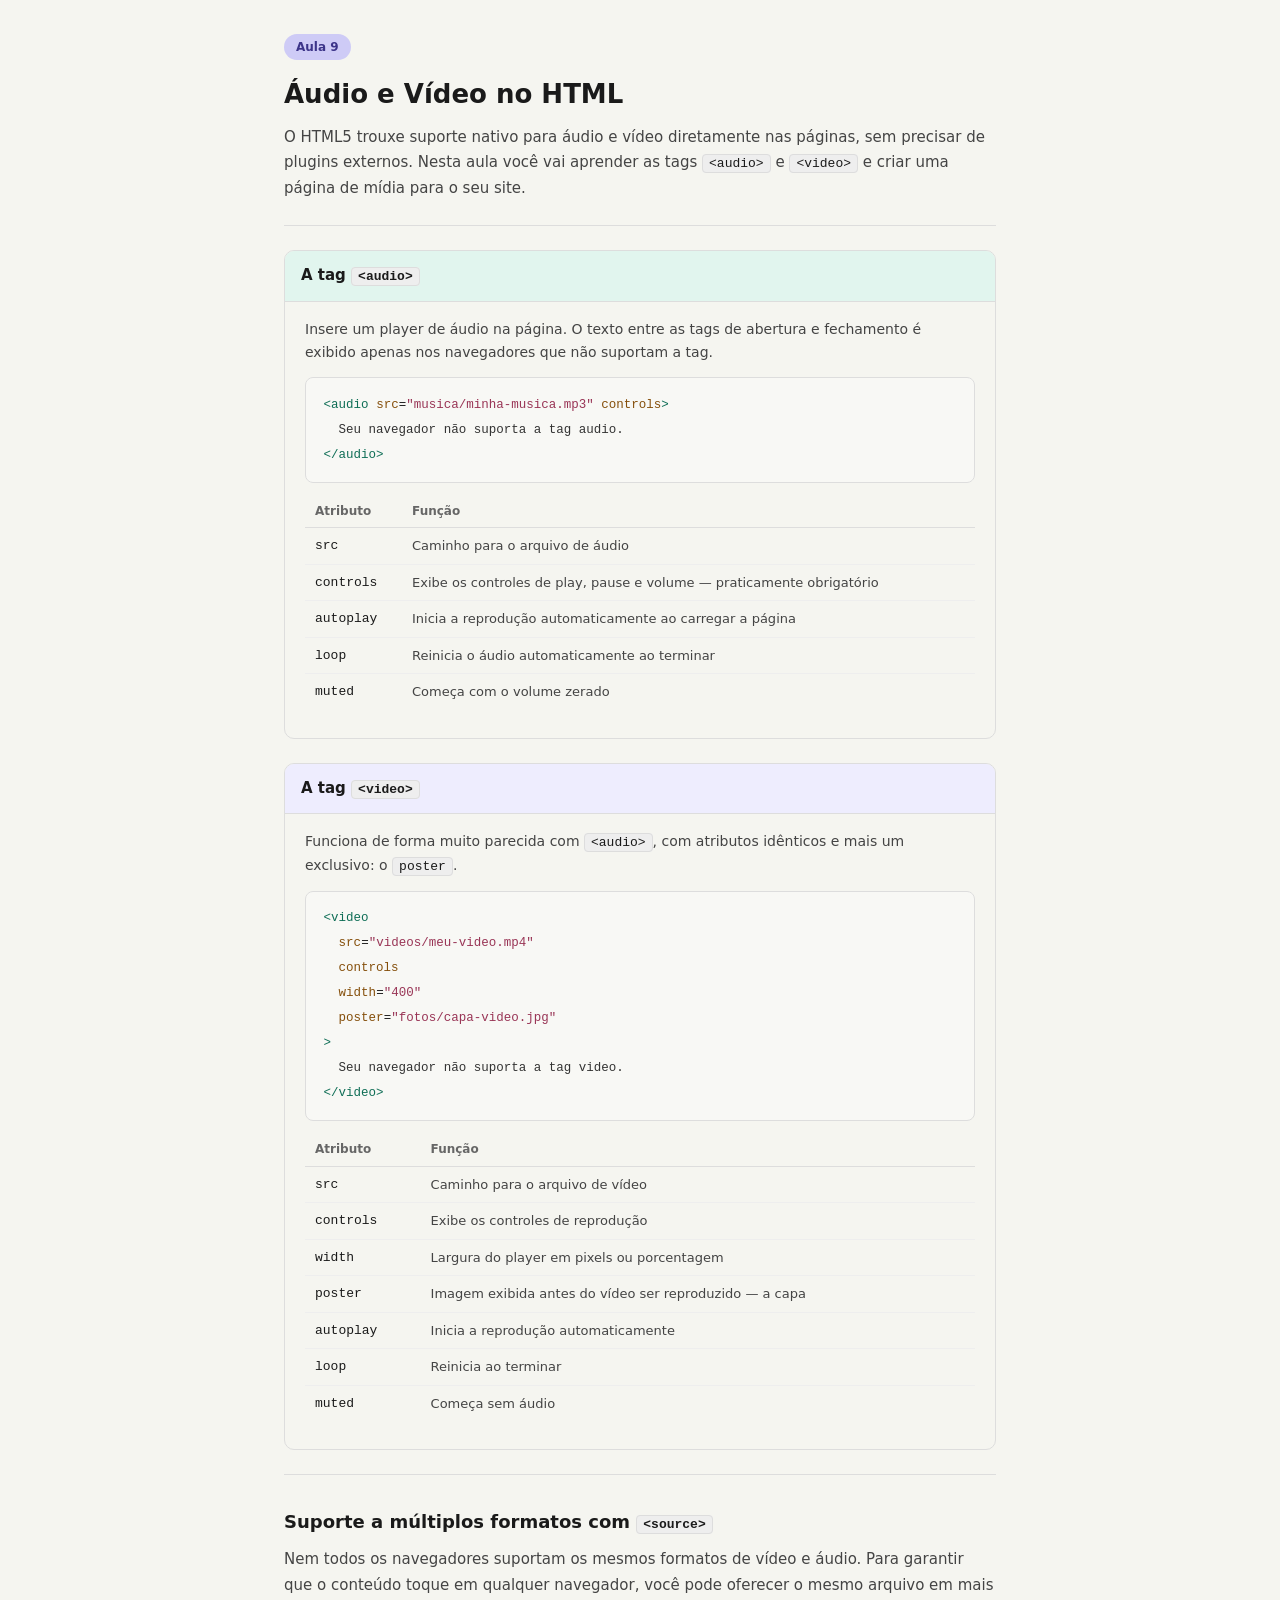
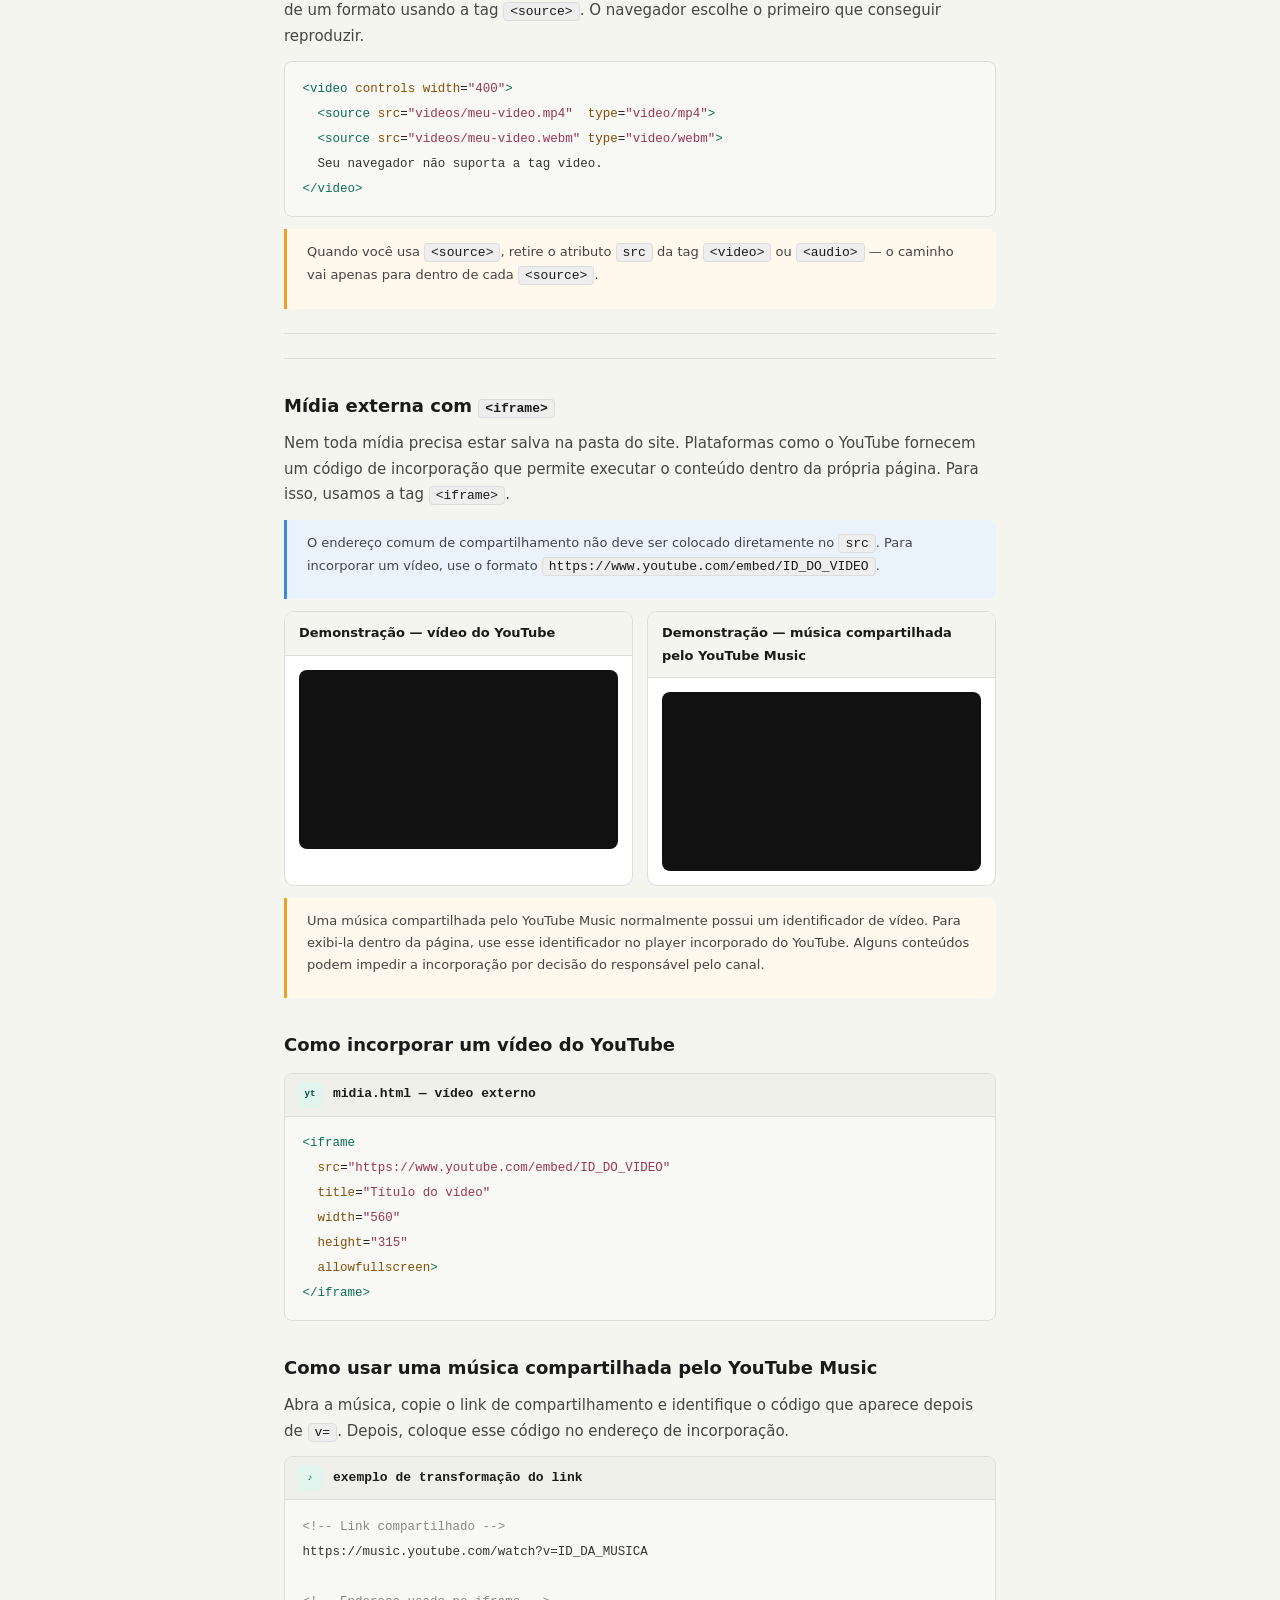
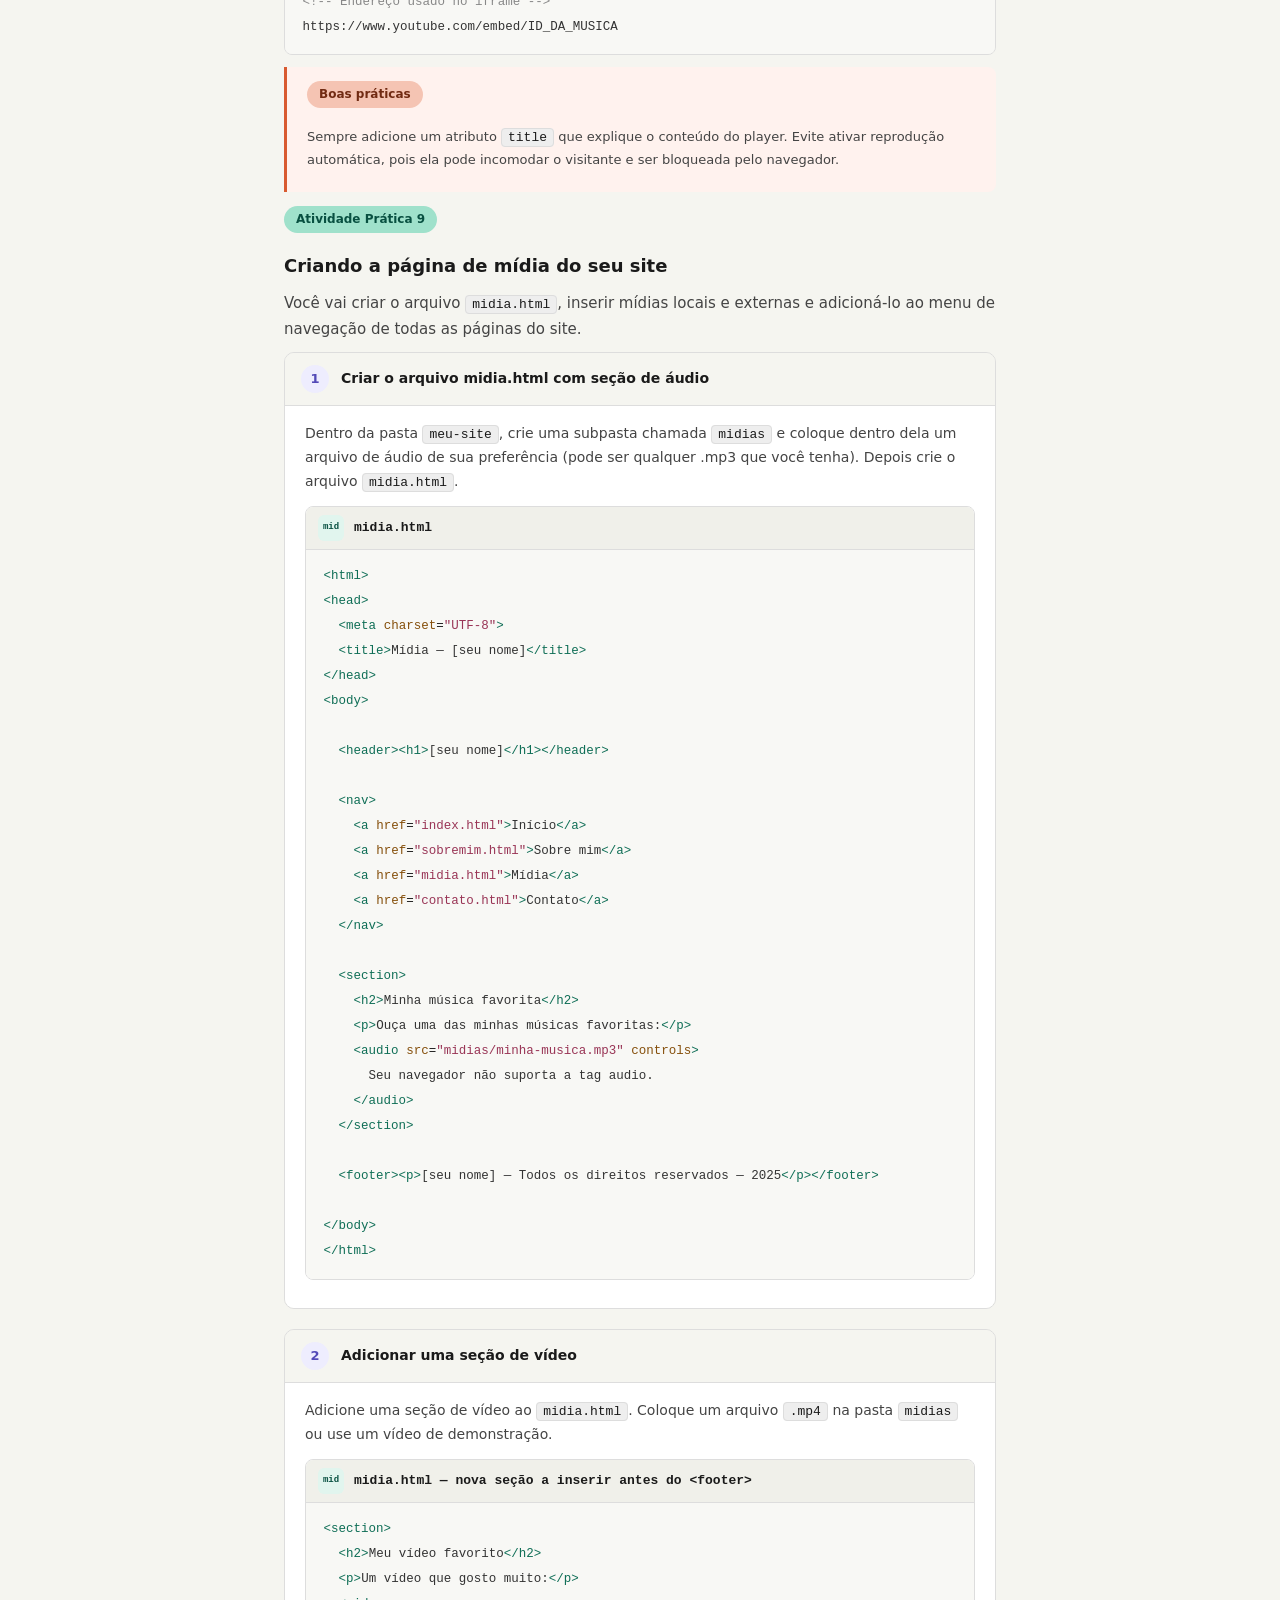
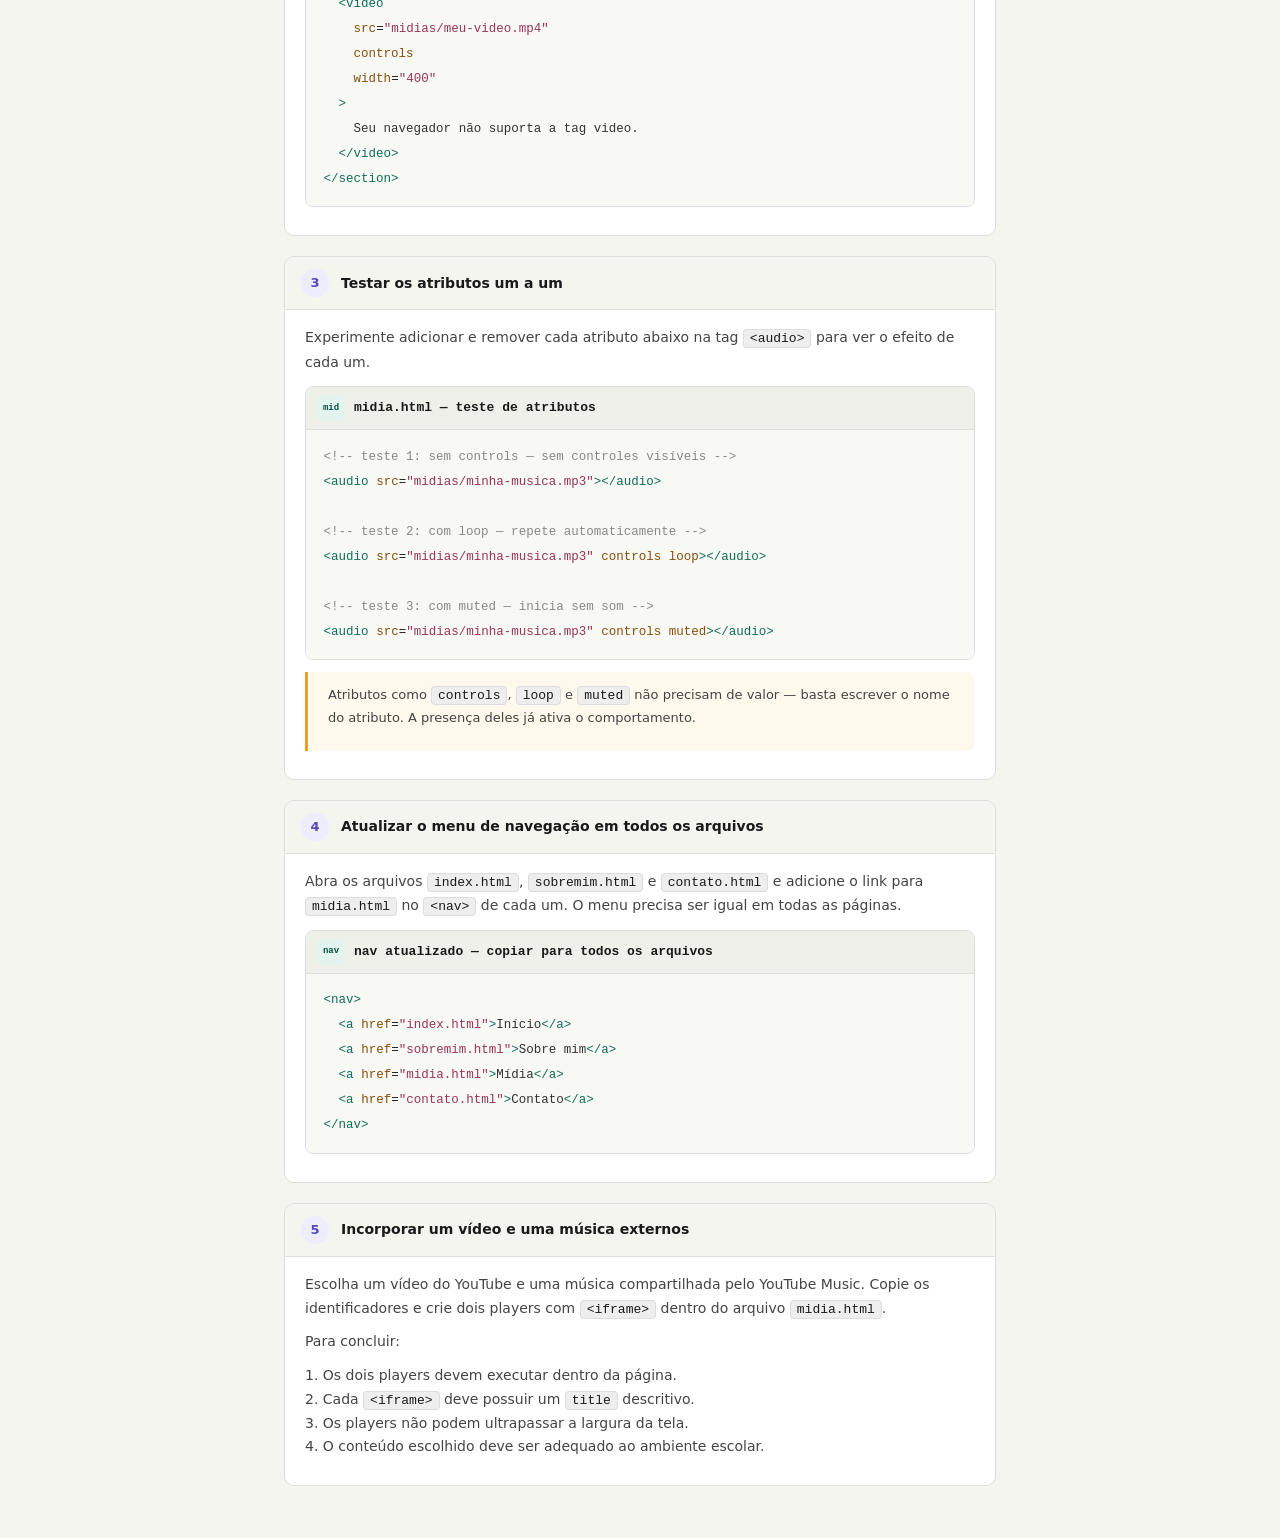
<file: aula09-atualizada-midias-externas.html>
<!DOCTYPE html>
<html lang="pt-BR">
<head>
<meta charset="UTF-8">
<meta name="viewport" content="width=device-width, initial-scale=1.0">
<title>Aula 9 — Áudio e Vídeo no HTML</title>
<style>
  *, *::before, *::after { box-sizing: border-box; margin: 0; padding: 0; }
  body { font-family: system-ui, -apple-system, sans-serif; background: #f5f5f0; color: #1a1a1a; line-height: 1.7; }
  .container { max-width: 760px; margin: 0 auto; padding: 2rem 1.5rem; }
  .badge { display: inline-block; font-size: 12px; font-weight: 600; padding: 3px 12px; border-radius: 20px; margin-bottom: 12px; }
  .badge-aula{background:#CECBF6;color:#3C3489;} .badge-ativ{background:#9FE1CB;color:#085041;} .badge-obs{background:#FAC775;color:#633806;} .badge-dest{background:#F5C4B3;color:#712B13;}
  h1{font-size:26px;font-weight:700;margin-bottom:8px;} h2{font-size:18px;font-weight:600;margin:2rem 0 .6rem;} p{font-size:15px;color:#444;margin-bottom:.6rem;}
  hr.divider{border:none;border-top:1px solid #ddd;margin:1.5rem 0;}
  code{font-family:"Courier New",monospace;font-size:13px;background:#eee;border:1px solid #ddd;padding:1px 6px;border-radius:4px;color:#1a1a1a;}
  .obs-box{background:#fff8ec;border-left:3px solid #EF9F27;border-radius:0 8px 8px 0;padding:.75rem 1.25rem;margin:.75rem 0;}
  .dest-box{background:#fff2ee;border-left:3px solid #D85A30;border-radius:0 8px 8px 0;padding:.75rem 1.25rem;margin:.75rem 0;}
  .info-box{background:#eaf3fb;border-left:3px solid #378ADD;border-radius:0 8px 8px 0;padding:.75rem 1.25rem;margin:.75rem 0;}
  .desafio{border:1px solid #ddd;border-radius:10px;overflow:hidden;margin-bottom:1.25rem;}
  .desafio-header{display:flex;align-items:center;gap:12px;padding:12px 16px;background:#f5f5f0;border-bottom:1px solid #ddd;}
  .desafio-num{width:28px;height:28px;border-radius:50%;background:#EEEDFE;color:#534AB7;font-size:13px;font-weight:600;display:flex;align-items:center;justify-content:center;flex-shrink:0;}
  .desafio-title{font-size:14px;font-weight:600;}
  .desafio-body{padding:1rem 1.25rem;background:#fff;} .desafio-body p{font-size:14px;margin-bottom:.6rem;}
  .file-block{border:1px solid #ddd;border-radius:8px;overflow:hidden;margin:.75rem 0;}
  .file-header{display:flex;align-items:center;gap:10px;padding:8px 12px;background:#f0f0ea;border-bottom:1px solid #ddd;}
  .file-icon{width:26px;height:26px;border-radius:6px;background:#E1F5EE;display:flex;align-items:center;justify-content:center;font-family:monospace;font-size:9px;font-weight:700;color:#085041;flex-shrink:0;}
  .file-name{font-size:13px;font-weight:600;font-family:monospace;}
  .file-body{background:#f8f8f5;padding:.9rem 1.1rem;overflow-x:auto;}
  .file-body pre{font-family:"Courier New",monospace;font-size:12.5px;line-height:2;white-space:pre;color:#1a1a1a;}
  .ct{color:#0F6E56;} .ca{color:#854F0B;} .cv{color:#993556;} .cc{color:#888;} .cx{color:#333;}
  table.attrs{width:100%;border-collapse:collapse;margin:.75rem 0;}
  table.attrs th{font-size:12px;font-weight:600;color:#666;text-align:left;padding:6px 10px;border-bottom:1px solid #ddd;background:#f5f5f0;}
  table.attrs td{font-size:13px;color:#444;padding:8px 10px;border-bottom:1px solid #eee;vertical-align:top;line-height:1.5;}
  table.attrs td:first-child{font-family:monospace;color:#1a1a1a;white-space:nowrap;}
  table.attrs tr:last-child td{border-bottom:none;}
  .tag-section{border:1px solid #ddd;border-radius:10px;overflow:hidden;margin-bottom:1.5rem;}
  .tag-section-header{padding:12px 16px;border-bottom:1px solid #ddd;display:flex;align-items:center;gap:12px;}
  .tag-section-title{font-size:15px;font-weight:600;}
  .tag-section-body{padding:1rem 1.25rem;}
  .tag-section-body p{font-size:14px;margin-bottom:.75rem;}

  .embed-grid{display:grid;grid-template-columns:1fr 1fr;gap:14px;margin:.75rem 0;}
  .embed-card{border:1px solid #ddd;border-radius:10px;overflow:hidden;background:#fff;}
  .embed-card-header{padding:10px 14px;background:#f5f5f0;border-bottom:1px solid #ddd;font-size:13px;font-weight:600;}
  .embed-card-body{padding:14px;}
  .iframe-responsive{position:relative;width:100%;padding-top:56.25%;overflow:hidden;border-radius:8px;background:#111;}
  .iframe-responsive iframe{position:absolute;inset:0;width:100%;height:100%;border:0;}
  .music-frame{padding-top:56.25%;}
  @media(max-width:600px){.embed-grid{grid-template-columns:1fr;}}

</style>
</head>
<body>
<div class="container">

  <span class="badge badge-aula">Aula 9</span>
  <h1>Áudio e Vídeo no HTML</h1>
  <p>O HTML5 trouxe suporte nativo para áudio e vídeo diretamente nas páginas, sem precisar de plugins externos. Nesta aula você vai aprender as tags <code>&lt;audio&gt;</code> e <code>&lt;video&gt;</code> e criar uma página de mídia para o seu site.</p>

  <hr class="divider">

  <div class="tag-section">
    <div class="tag-section-header" style="background:#E1F5EE;">
      <span class="tag-section-title">A tag <code>&lt;audio&gt;</code></span>
    </div>
    <div class="tag-section-body">
      <p>Insere um player de áudio na página. O texto entre as tags de abertura e fechamento é exibido apenas nos navegadores que não suportam a tag.</p>
      <div class="file-body" style="border:1px solid #ddd;border-radius:8px;margin-bottom:.75rem;">
        <pre><span class="ct">&lt;audio</span> <span class="ca">src</span>=<span class="cv">"musica/minha-musica.mp3"</span> <span class="ca">controls</span><span class="ct">&gt;</span>
  <span class="cx">Seu navegador não suporta a tag audio.</span>
<span class="ct">&lt;/audio&gt;</span></pre>
      </div>
      <table class="attrs">
        <tr><th>Atributo</th><th>Função</th></tr>
        <tr><td>src</td><td>Caminho para o arquivo de áudio</td></tr>
        <tr><td>controls</td><td>Exibe os controles de play, pause e volume — praticamente obrigatório</td></tr>
        <tr><td>autoplay</td><td>Inicia a reprodução automaticamente ao carregar a página</td></tr>
        <tr><td>loop</td><td>Reinicia o áudio automaticamente ao terminar</td></tr>
        <tr><td>muted</td><td>Começa com o volume zerado</td></tr>
      </table>
    </div>
  </div>

  <div class="tag-section">
    <div class="tag-section-header" style="background:#EEEDFE;">
      <span class="tag-section-title">A tag <code>&lt;video&gt;</code></span>
    </div>
    <div class="tag-section-body">
      <p>Funciona de forma muito parecida com <code>&lt;audio&gt;</code>, com atributos idênticos e mais um exclusivo: o <code>poster</code>.</p>
      <div class="file-body" style="border:1px solid #ddd;border-radius:8px;margin-bottom:.75rem;">
        <pre><span class="ct">&lt;video</span>
  <span class="ca">src</span>=<span class="cv">"videos/meu-video.mp4"</span>
  <span class="ca">controls</span>
  <span class="ca">width</span>=<span class="cv">"400"</span>
  <span class="ca">poster</span>=<span class="cv">"fotos/capa-video.jpg"</span>
<span class="ct">&gt;</span>
  <span class="cx">Seu navegador não suporta a tag video.</span>
<span class="ct">&lt;/video&gt;</span></pre>
      </div>
      <table class="attrs">
        <tr><th>Atributo</th><th>Função</th></tr>
        <tr><td>src</td><td>Caminho para o arquivo de vídeo</td></tr>
        <tr><td>controls</td><td>Exibe os controles de reprodução</td></tr>
        <tr><td>width</td><td>Largura do player em pixels ou porcentagem</td></tr>
        <tr><td>poster</td><td>Imagem exibida antes do vídeo ser reproduzido — a capa</td></tr>
        <tr><td>autoplay</td><td>Inicia a reprodução automaticamente</td></tr>
        <tr><td>loop</td><td>Reinicia ao terminar</td></tr>
        <tr><td>muted</td><td>Começa sem áudio</td></tr>
      </table>
    </div>
  </div>

  <hr class="divider">

  <h2>Suporte a múltiplos formatos com <code>&lt;source&gt;</code></h2>
  <p>Nem todos os navegadores suportam os mesmos formatos de vídeo e áudio. Para garantir que o conteúdo toque em qualquer navegador, você pode oferecer o mesmo arquivo em mais de um formato usando a tag <code>&lt;source&gt;</code>. O navegador escolhe o primeiro que conseguir reproduzir.</p>

  <div class="file-body" style="border:1px solid #ddd;border-radius:8px;margin:.75rem 0;">
    <pre><span class="ct">&lt;video</span> <span class="ca">controls</span> <span class="ca">width</span>=<span class="cv">"400"</span><span class="ct">&gt;</span>
  <span class="ct">&lt;source</span> <span class="ca">src</span>=<span class="cv">"videos/meu-video.mp4"</span>  <span class="ca">type</span>=<span class="cv">"video/mp4"</span><span class="ct">&gt;</span>
  <span class="ct">&lt;source</span> <span class="ca">src</span>=<span class="cv">"videos/meu-video.webm"</span> <span class="ca">type</span>=<span class="cv">"video/webm"</span><span class="ct">&gt;</span>
  <span class="cx">Seu navegador não suporta a tag video.</span>
<span class="ct">&lt;/video&gt;</span></pre>
  </div>

  <div class="obs-box"><p style="font-size:13px;">Quando você usa <code>&lt;source&gt;</code>, retire o atributo <code>src</code> da tag <code>&lt;video&gt;</code> ou <code>&lt;audio&gt;</code> — o caminho vai apenas para dentro de cada <code>&lt;source&gt;</code>.</p></div>

  <hr class="divider">


  <hr class="divider">

  <h2>Mídia externa com <code>&lt;iframe&gt;</code></h2>
  <p>Nem toda mídia precisa estar salva na pasta do site. Plataformas como o YouTube fornecem um código de incorporação que permite executar o conteúdo dentro da própria página. Para isso, usamos a tag <code>&lt;iframe&gt;</code>.</p>

  <div class="info-box">
    <p style="font-size:13px;">
      O endereço comum de compartilhamento não deve ser colocado diretamente no <code>src</code>.
      Para incorporar um vídeo, use o formato <code>https://www.youtube.com/embed/ID_DO_VIDEO</code>.
    </p>
  </div>

  <div class="embed-grid">
    <div class="embed-card">
      <div class="embed-card-header">Demonstração — vídeo do YouTube</div>
      <div class="embed-card-body">
        <div class="iframe-responsive">
          <iframe
            src="https://www.youtube.com/embed/jNQXAC9IVRw"
            title="Demonstração de vídeo incorporado do YouTube"
            loading="lazy"
            allow="accelerometer; autoplay; clipboard-write; encrypted-media; gyroscope; picture-in-picture; web-share"
            referrerpolicy="strict-origin-when-cross-origin"
            allowfullscreen>
          </iframe>
        </div>
      </div>
    </div>

    <div class="embed-card">
      <div class="embed-card-header">Demonstração — música compartilhada pelo YouTube Music</div>
      <div class="embed-card-body">
        <div class="iframe-responsive music-frame">
          <iframe
            src="https://www.youtube.com/embed/dQw4w9WgXcQ"
            title="Demonstração de música incorporada"
            loading="lazy"
            allow="accelerometer; autoplay; clipboard-write; encrypted-media; gyroscope; picture-in-picture; web-share"
            referrerpolicy="strict-origin-when-cross-origin"
            allowfullscreen>
          </iframe>
        </div>
      </div>
    </div>
  </div>

  <div class="obs-box">
    <p style="font-size:13px;">
      Uma música compartilhada pelo YouTube Music normalmente possui um identificador de vídeo.
      Para exibi-la dentro da página, use esse identificador no player incorporado do YouTube.
      Alguns conteúdos podem impedir a incorporação por decisão do responsável pelo canal.
    </p>
  </div>

  <h2>Como incorporar um vídeo do YouTube</h2>

  <div class="file-block">
    <div class="file-header">
      <div class="file-icon">yt</div>
      <span class="file-name">midia.html — vídeo externo</span>
    </div>
    <div class="file-body"><pre><span class="ct">&lt;iframe</span>
  <span class="ca">src</span>=<span class="cv">"https://www.youtube.com/embed/ID_DO_VIDEO"</span>
  <span class="ca">title</span>=<span class="cv">"Título do vídeo"</span>
  <span class="ca">width</span>=<span class="cv">"560"</span>
  <span class="ca">height</span>=<span class="cv">"315"</span>
  <span class="ca">allowfullscreen</span><span class="ct">&gt;</span>
<span class="ct">&lt;/iframe&gt;</span></pre></div>
  </div>

  <h2>Como usar uma música compartilhada pelo YouTube Music</h2>
  <p>Abra a música, copie o link de compartilhamento e identifique o código que aparece depois de <code>v=</code>. Depois, coloque esse código no endereço de incorporação.</p>

  <div class="file-block">
    <div class="file-header">
      <div class="file-icon">♪</div>
      <span class="file-name">exemplo de transformação do link</span>
    </div>
    <div class="file-body"><pre><span class="cc">&lt;!-- Link compartilhado --&gt;</span>
<span class="cx">https://music.youtube.com/watch?v=ID_DA_MUSICA</span>

<span class="cc">&lt;!-- Endereço usado no iframe --&gt;</span>
<span class="cx">https://www.youtube.com/embed/ID_DA_MUSICA</span></pre></div>
  </div>

  <div class="dest-box">
    <span class="badge badge-dest">Boas práticas</span>
    <p style="font-size:13px;margin-top:6px;">
      Sempre adicione um atributo <code>title</code> que explique o conteúdo do player.
      Evite ativar reprodução automática, pois ela pode incomodar o visitante e ser bloqueada pelo navegador.
    </p>
  </div>


  <span class="badge badge-ativ">Atividade Prática 9</span>
  <h2 style="margin-top:.4rem;">Criando a página de mídia do seu site</h2>
  <p>Você vai criar o arquivo <code>midia.html</code>, inserir mídias locais e externas e adicioná-lo ao menu de navegação de todas as páginas do site.</p>

  <div class="desafio">
    <div class="desafio-header"><div class="desafio-num">1</div><div class="desafio-title">Criar o arquivo midia.html com seção de áudio</div></div>
    <div class="desafio-body">
      <p>Dentro da pasta <code>meu-site</code>, crie uma subpasta chamada <code>midias</code> e coloque dentro dela um arquivo de áudio de sua preferência (pode ser qualquer .mp3 que você tenha). Depois crie o arquivo <code>midia.html</code>.</p>
      <div class="file-block">
        <div class="file-header"><div class="file-icon">mid</div><span class="file-name">midia.html</span></div>
        <div class="file-body"><pre><span class="ct">&lt;html&gt;</span>
<span class="ct">&lt;head&gt;</span>
  <span class="ct">&lt;meta</span> <span class="ca">charset</span>=<span class="cv">"UTF-8"</span><span class="ct">&gt;</span>
  <span class="ct">&lt;title&gt;</span><span class="cx">Mídia — [seu nome]</span><span class="ct">&lt;/title&gt;</span>
<span class="ct">&lt;/head&gt;</span>
<span class="ct">&lt;body&gt;</span>

  <span class="ct">&lt;header&gt;&lt;h1&gt;</span><span class="cx">[seu nome]</span><span class="ct">&lt;/h1&gt;&lt;/header&gt;</span>

  <span class="ct">&lt;nav&gt;</span>
    <span class="ct">&lt;a</span> <span class="ca">href</span>=<span class="cv">"index.html"</span><span class="ct">&gt;</span><span class="cx">Início</span><span class="ct">&lt;/a&gt;</span>
    <span class="ct">&lt;a</span> <span class="ca">href</span>=<span class="cv">"sobremim.html"</span><span class="ct">&gt;</span><span class="cx">Sobre mim</span><span class="ct">&lt;/a&gt;</span>
    <span class="ct">&lt;a</span> <span class="ca">href</span>=<span class="cv">"midia.html"</span><span class="ct">&gt;</span><span class="cx">Mídia</span><span class="ct">&lt;/a&gt;</span>
    <span class="ct">&lt;a</span> <span class="ca">href</span>=<span class="cv">"contato.html"</span><span class="ct">&gt;</span><span class="cx">Contato</span><span class="ct">&lt;/a&gt;</span>
  <span class="ct">&lt;/nav&gt;</span>

  <span class="ct">&lt;section&gt;</span>
    <span class="ct">&lt;h2&gt;</span><span class="cx">Minha música favorita</span><span class="ct">&lt;/h2&gt;</span>
    <span class="ct">&lt;p&gt;</span><span class="cx">Ouça uma das minhas músicas favoritas:</span><span class="ct">&lt;/p&gt;</span>
    <span class="ct">&lt;audio</span> <span class="ca">src</span>=<span class="cv">"midias/minha-musica.mp3"</span> <span class="ca">controls</span><span class="ct">&gt;</span>
      <span class="cx">Seu navegador não suporta a tag audio.</span>
    <span class="ct">&lt;/audio&gt;</span>
  <span class="ct">&lt;/section&gt;</span>

  <span class="ct">&lt;footer&gt;&lt;p&gt;</span><span class="cx">[seu nome] — Todos os direitos reservados — 2025</span><span class="ct">&lt;/p&gt;&lt;/footer&gt;</span>

<span class="ct">&lt;/body&gt;</span>
<span class="ct">&lt;/html&gt;</span></pre></div>
      </div>
    </div>
  </div>

  <div class="desafio">
    <div class="desafio-header"><div class="desafio-num">2</div><div class="desafio-title">Adicionar uma seção de vídeo</div></div>
    <div class="desafio-body">
      <p>Adicione uma seção de vídeo ao <code>midia.html</code>. Coloque um arquivo <code>.mp4</code> na pasta <code>midias</code> ou use um vídeo de demonstração.</p>
      <div class="file-block">
        <div class="file-header"><div class="file-icon">mid</div><span class="file-name">midia.html — nova seção a inserir antes do &lt;footer&gt;</span></div>
        <div class="file-body"><pre><span class="ct">&lt;section&gt;</span>
  <span class="ct">&lt;h2&gt;</span><span class="cx">Meu vídeo favorito</span><span class="ct">&lt;/h2&gt;</span>
  <span class="ct">&lt;p&gt;</span><span class="cx">Um vídeo que gosto muito:</span><span class="ct">&lt;/p&gt;</span>
  <span class="ct">&lt;video</span>
    <span class="ca">src</span>=<span class="cv">"midias/meu-video.mp4"</span>
    <span class="ca">controls</span>
    <span class="ca">width</span>=<span class="cv">"400"</span>
  <span class="ct">&gt;</span>
    <span class="cx">Seu navegador não suporta a tag video.</span>
  <span class="ct">&lt;/video&gt;</span>
<span class="ct">&lt;/section&gt;</span></pre></div>
      </div>
    </div>
  </div>

  <div class="desafio">
    <div class="desafio-header"><div class="desafio-num">3</div><div class="desafio-title">Testar os atributos um a um</div></div>
    <div class="desafio-body">
      <p>Experimente adicionar e remover cada atributo abaixo na tag <code>&lt;audio&gt;</code> para ver o efeito de cada um.</p>
      <div class="file-block">
        <div class="file-header"><div class="file-icon">mid</div><span class="file-name">midia.html — teste de atributos</span></div>
        <div class="file-body"><pre><span class="cc">&lt;!-- teste 1: sem controls — sem controles visíveis --&gt;</span>
<span class="ct">&lt;audio</span> <span class="ca">src</span>=<span class="cv">"midias/minha-musica.mp3"</span><span class="ct">&gt;&lt;/audio&gt;</span>

<span class="cc">&lt;!-- teste 2: com loop — repete automaticamente --&gt;</span>
<span class="ct">&lt;audio</span> <span class="ca">src</span>=<span class="cv">"midias/minha-musica.mp3"</span> <span class="ca">controls</span> <span class="ca">loop</span><span class="ct">&gt;&lt;/audio&gt;</span>

<span class="cc">&lt;!-- teste 3: com muted — inicia sem som --&gt;</span>
<span class="ct">&lt;audio</span> <span class="ca">src</span>=<span class="cv">"midias/minha-musica.mp3"</span> <span class="ca">controls</span> <span class="ca">muted</span><span class="ct">&gt;&lt;/audio&gt;</span></pre></div>
      </div>
      <div class="obs-box"><p style="font-size:13px;">Atributos como <code>controls</code>, <code>loop</code> e <code>muted</code> não precisam de valor — basta escrever o nome do atributo. A presença deles já ativa o comportamento.</p></div>
    </div>
  </div>

  <div class="desafio">
    <div class="desafio-header"><div class="desafio-num">4</div><div class="desafio-title">Atualizar o menu de navegação em todos os arquivos</div></div>
    <div class="desafio-body">
      <p>Abra os arquivos <code>index.html</code>, <code>sobremim.html</code> e <code>contato.html</code> e adicione o link para <code>midia.html</code> no <code>&lt;nav&gt;</code> de cada um. O menu precisa ser igual em todas as páginas.</p>
      <div class="file-block">
        <div class="file-header"><div class="file-icon">nav</div><span class="file-name">nav atualizado — copiar para todos os arquivos</span></div>
        <div class="file-body"><pre><span class="ct">&lt;nav&gt;</span>
  <span class="ct">&lt;a</span> <span class="ca">href</span>=<span class="cv">"index.html"</span><span class="ct">&gt;</span><span class="cx">Início</span><span class="ct">&lt;/a&gt;</span>
  <span class="ct">&lt;a</span> <span class="ca">href</span>=<span class="cv">"sobremim.html"</span><span class="ct">&gt;</span><span class="cx">Sobre mim</span><span class="ct">&lt;/a&gt;</span>
  <span class="ct">&lt;a</span> <span class="ca">href</span>=<span class="cv">"midia.html"</span><span class="ct">&gt;</span><span class="cx">Mídia</span><span class="ct">&lt;/a&gt;</span>
  <span class="ct">&lt;a</span> <span class="ca">href</span>=<span class="cv">"contato.html"</span><span class="ct">&gt;</span><span class="cx">Contato</span><span class="ct">&lt;/a&gt;</span>
<span class="ct">&lt;/nav&gt;</span></pre></div>
      </div>
    </div>
  </div>


  <div class="desafio">
    <div class="desafio-header">
      <div class="desafio-num">5</div>
      <div class="desafio-title">Incorporar um vídeo e uma música externos</div>
    </div>
    <div class="desafio-body">
      <p>Escolha um vídeo do YouTube e uma música compartilhada pelo YouTube Music. Copie os identificadores e crie dois players com <code>&lt;iframe&gt;</code> dentro do arquivo <code>midia.html</code>.</p>
      <p>Para concluir:</p>
      <p>1. Os dois players devem executar dentro da página.<br>
      2. Cada <code>&lt;iframe&gt;</code> deve possuir um <code>title</code> descritivo.<br>
      3. Os players não podem ultrapassar a largura da tela.<br>
      4. O conteúdo escolhido deve ser adequado ao ambiente escolar.</p>
    </div>
  </div>

</div>
</body>
</html>
</file>
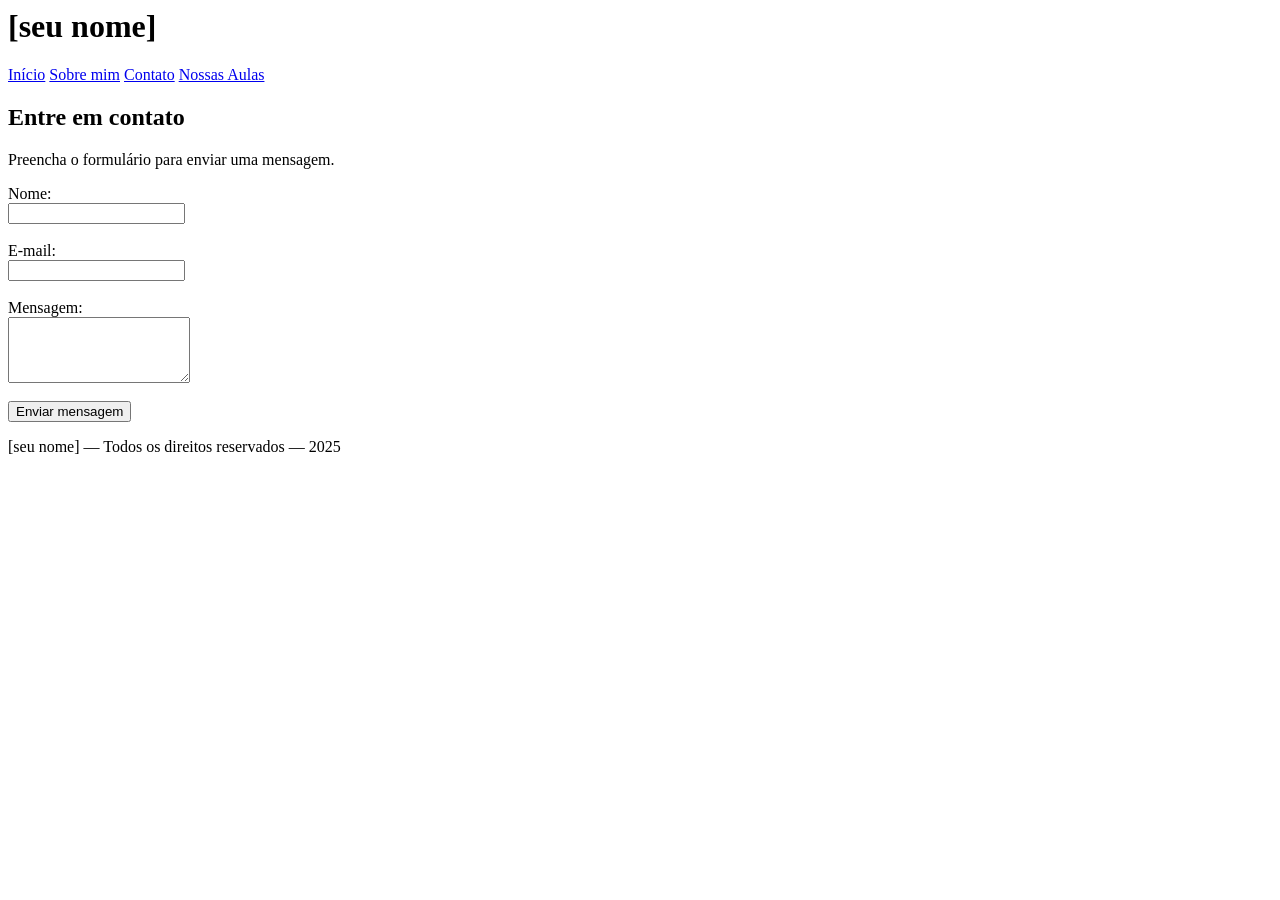
<file: contato.html>
<html>
<head>
<meta charset="UTF-8">
<title>Contato — [seu nome]</title>
</head>
<body>

<header>
<h1>[seu nome]</h1>
</header>

<nav>
<a href="index.html">Início</a>
<a href="sobremim.html">Sobre mim</a>
<a href="contato.html">Contato</a>
<a href="nossas-aulas.html" aria-current="page">Nossas Aulas</a>
</nav>

<section>
<h2>Entre em contato</h2>
<p>Preencha o formulário para enviar uma mensagem.</p>
<form>
<label>Nome:</label><br>
<input type="text"><br><br>
<label>E-mail:</label><br>

<input type="email"><br><br>
<label>Mensagem:</label><br>
<textarea rows="4"></textarea><br><br>
<button>Enviar mensagem</button>
</form>
</section>

<footer>
<p>[seu nome] — Todos os direitos reservados — 2025</p>
</footer>

</body>
</html>
</file>
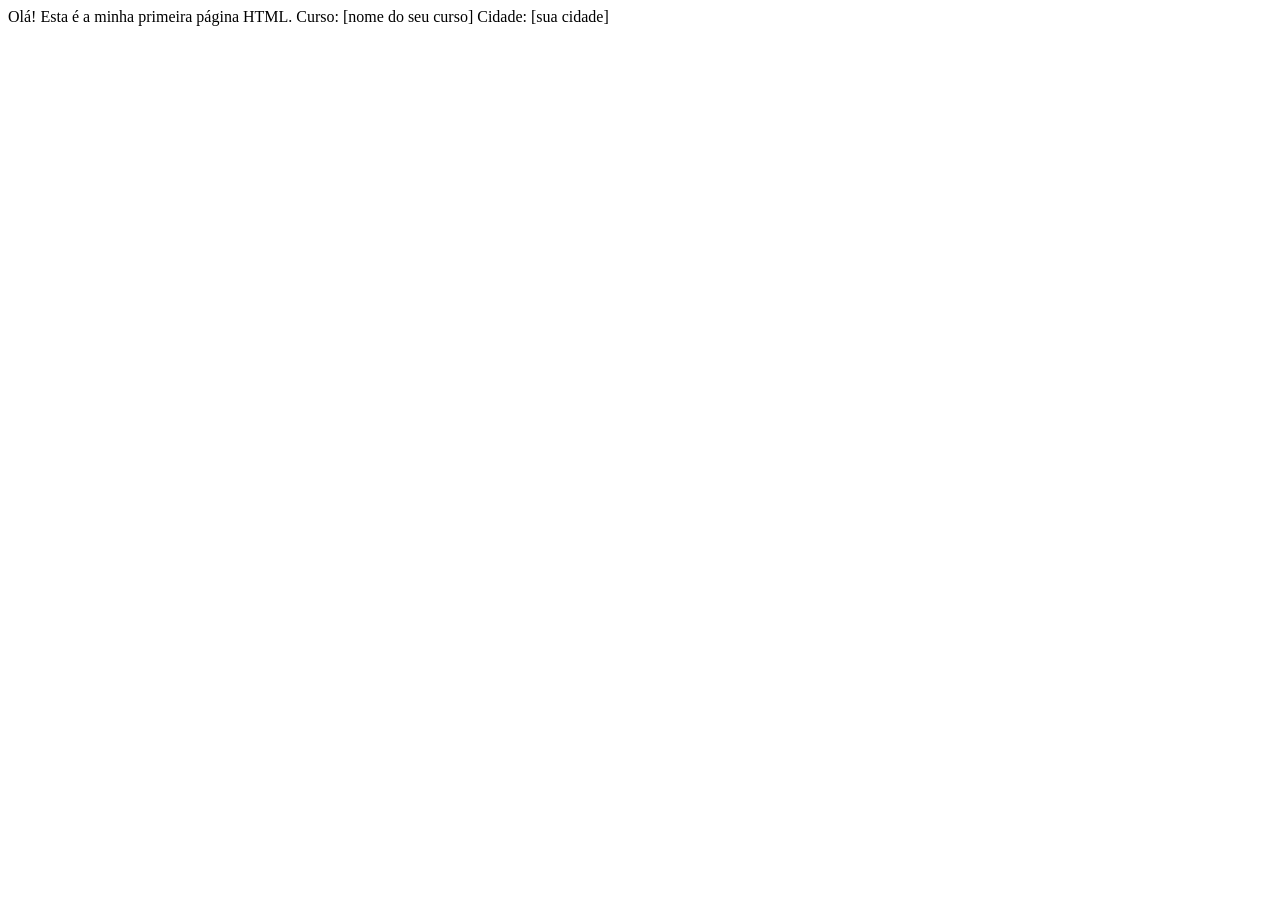
<file: index_aula_1.html>
<html>

<head>
<meta charset="UTF-8">
<title>[seu nome] — Página Pessoal</title>
</head>

<body>
Olá! Esta é a minha primeira página HTML.
Curso: [nome do seu curso]
Cidade: [sua cidade]
</body>

</html>
</file>
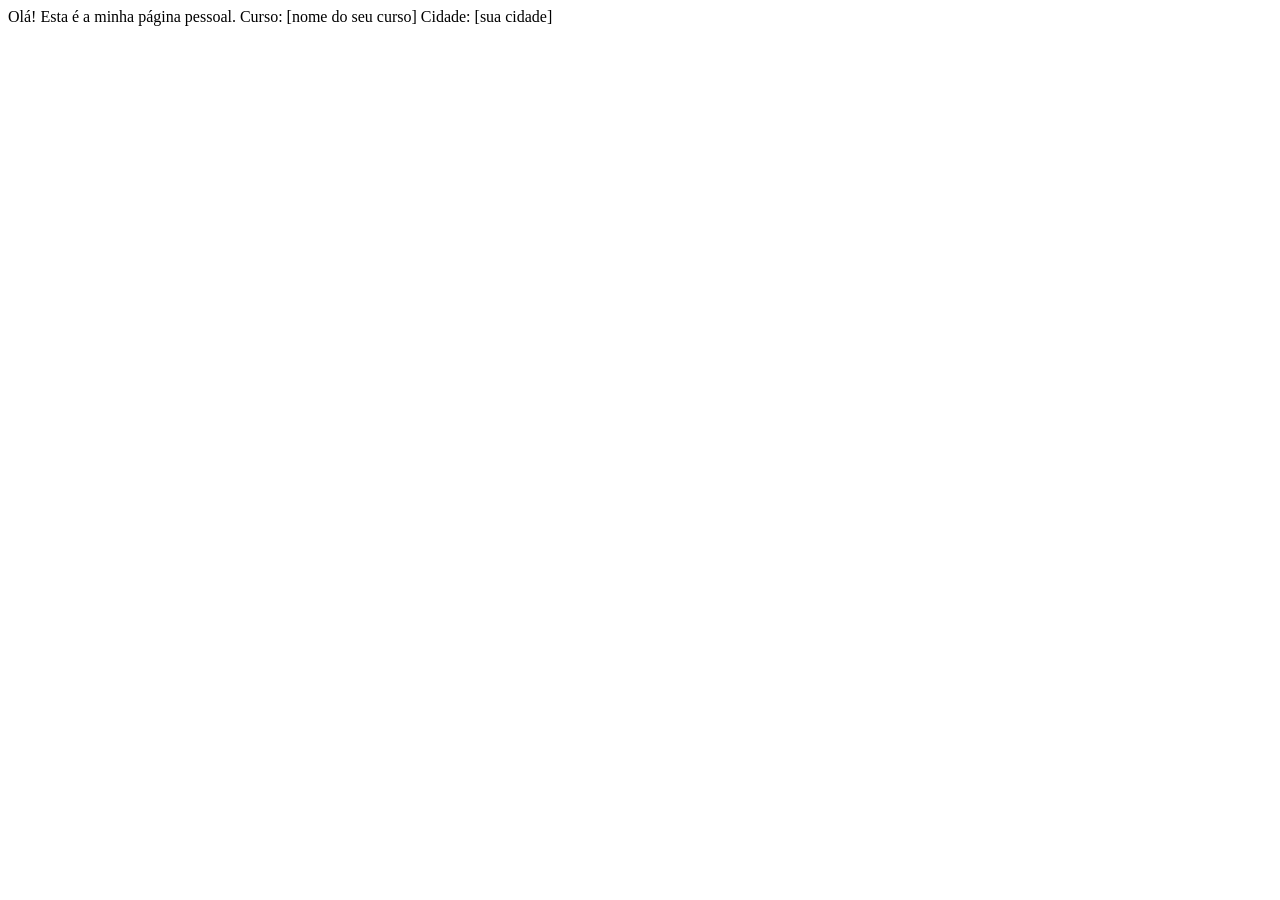
<file: index_aula_2.html>
<html>
<head>
  <meta charset="UTF-8">
  <title>[seu nome] — Página Pessoal</title>
</head>
<body>

  Olá! Esta é a minha página pessoal.
  Curso: [nome do seu curso]
  Cidade: [sua cidade]

</body>
</html>
</file>
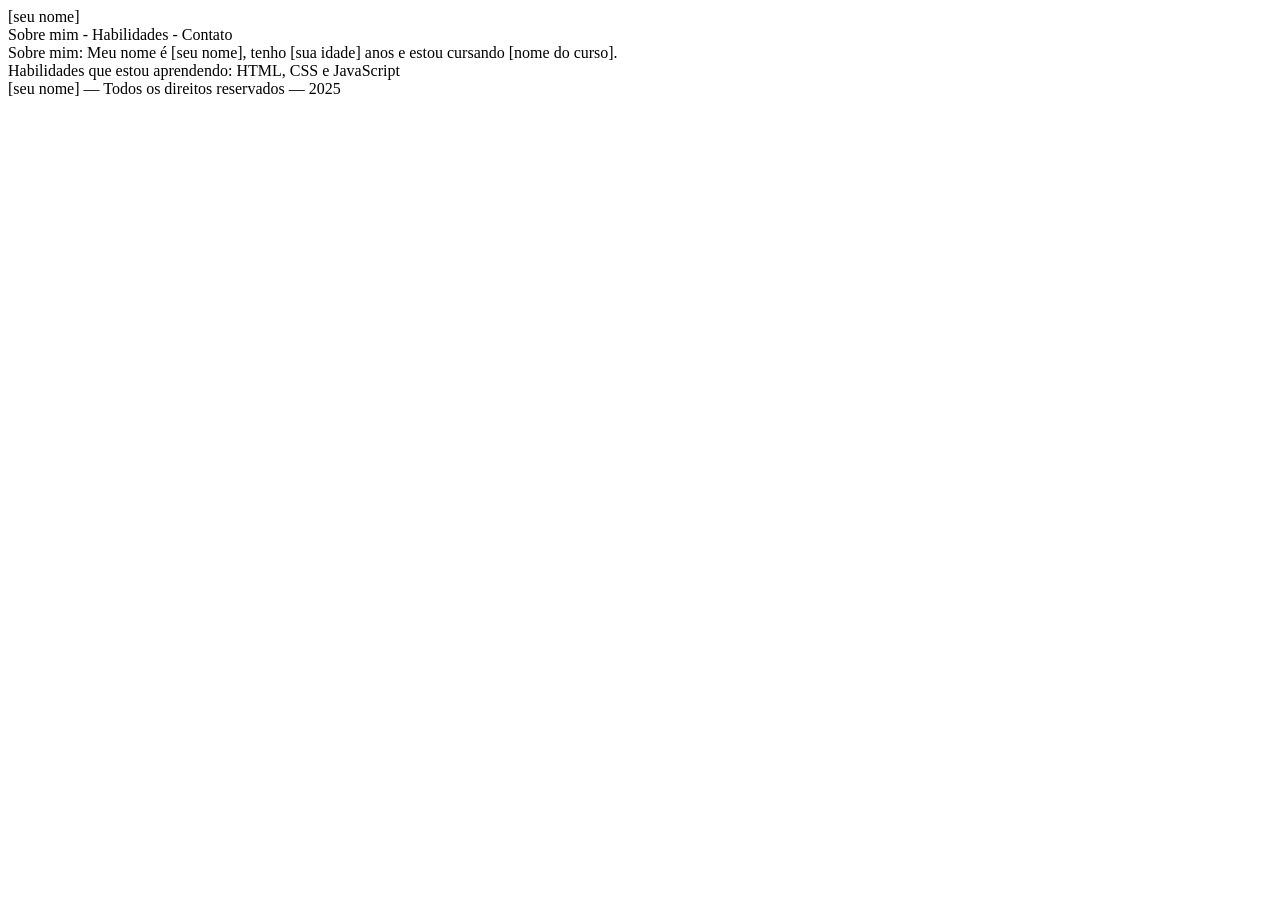
<file: index_aula_3.html>
<html>
<head>
<meta charset="UTF-8">
<title>[seu nome] — Página Pessoal</title>
</head>
<body>

<header>
[seu nome]
</header>

<nav>
Sobre mim - Habilidades - Contato
</nav>

<section>
Sobre mim:
Meu nome é [seu nome], tenho [sua idade] anos
e estou cursando [nome do curso].

</section>

<section>
Habilidades que estou aprendendo:
HTML, CSS e JavaScript
</section>

<footer>
[seu nome] — Todos os direitos reservados — 2025
</footer>

</body>
</html>
</file>
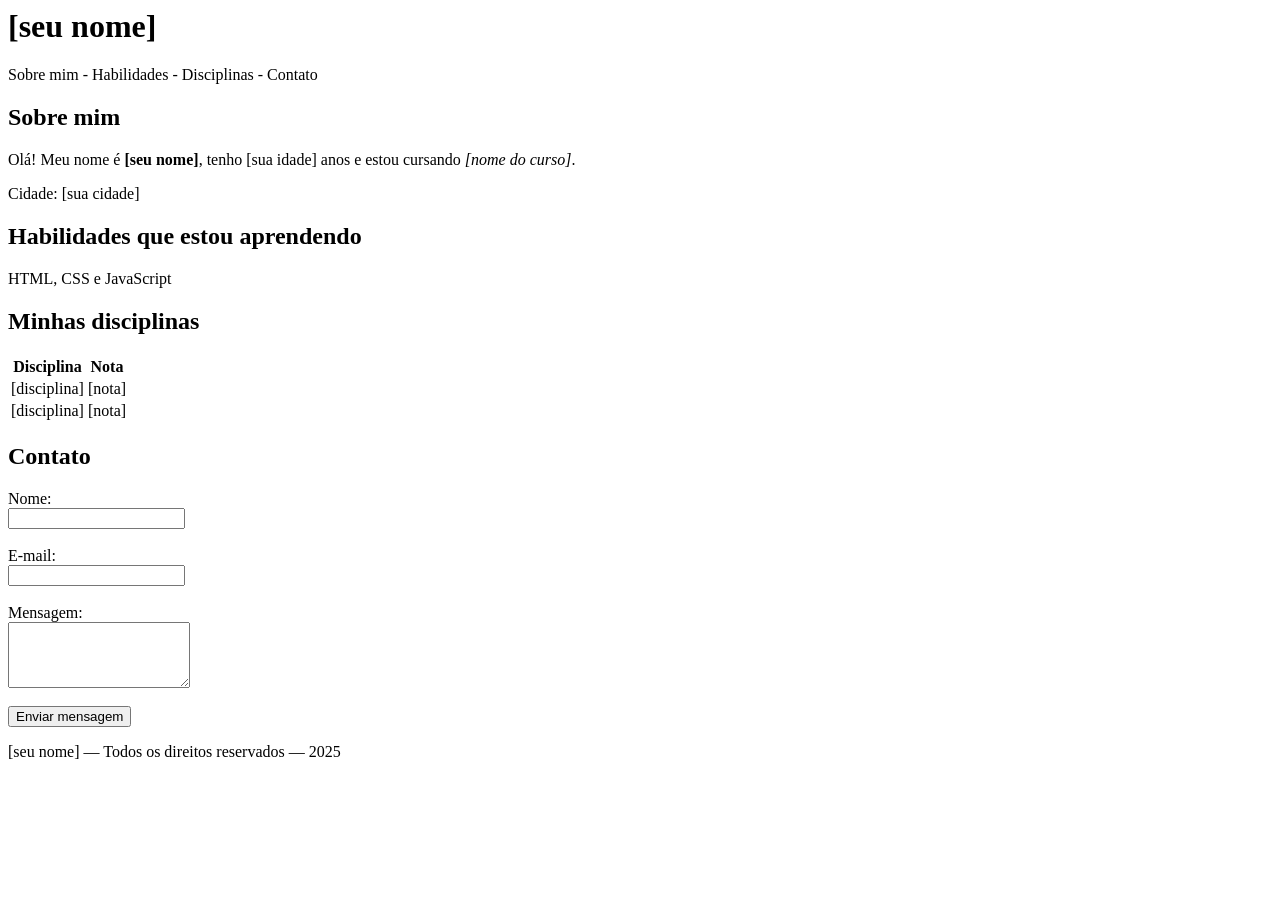
<file: index_aula_4.html>
<html>
<head>
<meta charset="UTF-8">
<title>[seu nome] — Página Pessoal</title>
</head>
<body>

<header>
<h1>[seu nome]</h1>
</header>

<nav>
Sobre mim - Habilidades - Disciplinas - Contato
</nav>

<section>
<h2>Sobre mim</h2>
<p>Olá! Meu nome é <strong>[seu nome]</strong>,
tenho [sua idade] anos e estou cursando
<em>[nome do curso]</em>.</p>
<p>Cidade: [sua cidade]</p>

</section>

<section>
<h2>Habilidades que estou aprendendo</h2>
<p>HTML, CSS e JavaScript</p>
</section>

<section>
<h2>Minhas disciplinas</h2>
<table>
<tr><th>Disciplina</th><th>Nota</th></tr>
<tr><td>[disciplina]</td><td>[nota]</td></tr>
<tr><td>[disciplina]</td><td>[nota]</td></tr>
</table>
</section>

<section>
<h2>Contato</h2>
<form>
<label>Nome:</label><br>
<input type="text"><br><br>
<label>E-mail:</label><br>
<input type="email"><br><br>
<label>Mensagem:</label><br>
<textarea rows="4"></textarea><br><br>
<button>Enviar mensagem</button>
</form>
</section>

<footer>
<p>[seu nome] — Todos os direitos reservados — 2025</p>
</footer>

</body>
</html>
</file>
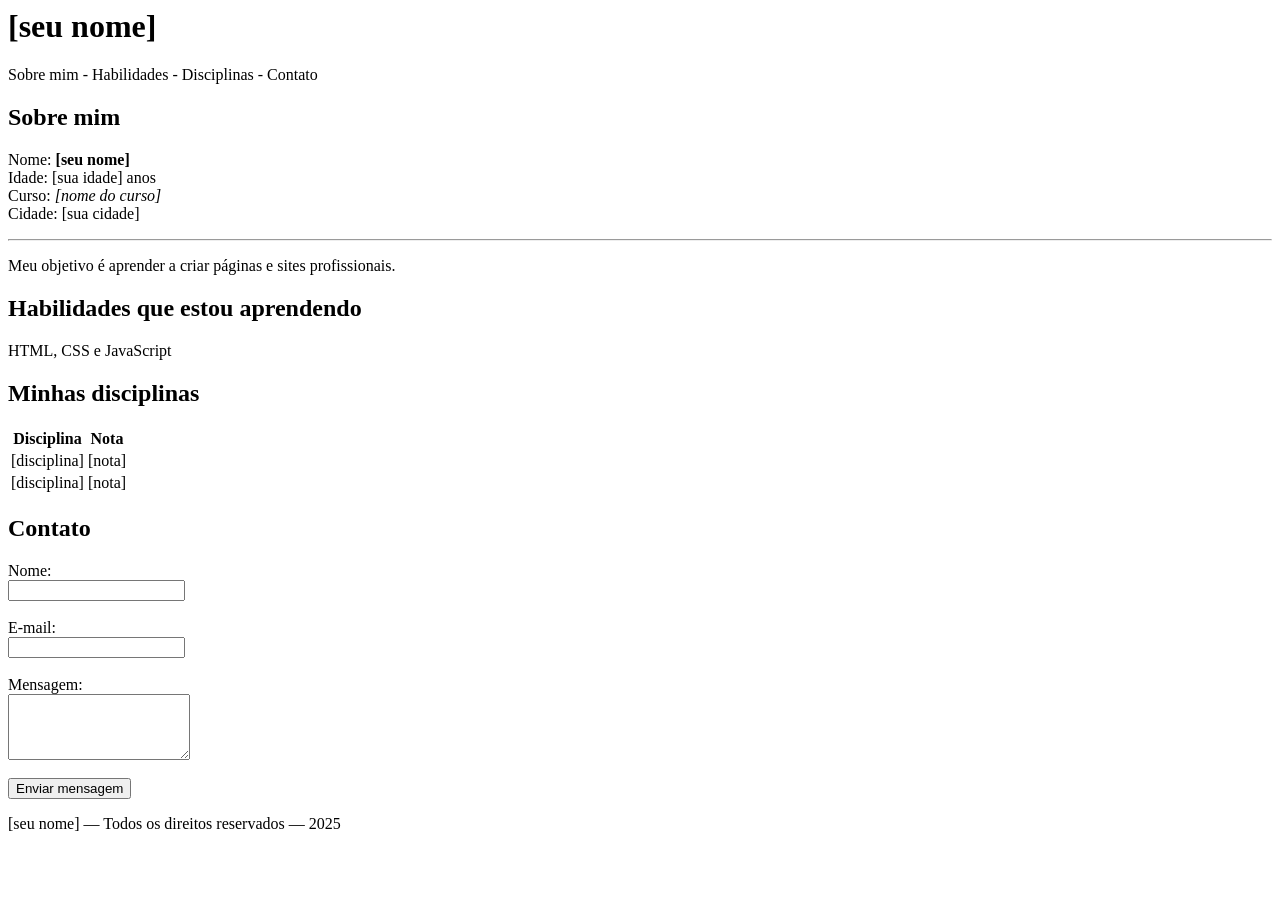
<file: index_aula_5.html>
<html>
<head>
<meta charset="UTF-8">

<title>[seu nome] — Página Pessoal</title>
</head>
<body>

<!-- Cabeçalho -->
<header>
<h1>[seu nome]</h1>
</header>

<!-- Menu -->
<nav>
Sobre mim - Habilidades - Disciplinas - Contato
</nav>

<!-- Apresentação pessoal -->
<section>
<h2>Sobre mim</h2>
<p>
Nome: <b>[seu nome]</b><br>
Idade: [sua idade] anos<br>
Curso: <i>[nome do curso]</i><br>
Cidade: [sua cidade]
</p>
<hr>
<p>Meu objetivo é aprender a criar páginas e sites profissionais.</p>
</section>

<!-- Habilidades -->
<section>
<h2>Habilidades que estou aprendendo</h2>
<p>HTML, CSS e JavaScript</p>
</section>

<!-- Disciplinas do curso -->
<section>
<h2>Minhas disciplinas</h2>
<table>
<tr><th>Disciplina</th><th>Nota</th></tr>
<tr><td>[disciplina]</td><td>[nota]</td></tr>
<tr><td>[disciplina]</td><td>[nota]</td></tr>
</table>

</section>

<!-- Formulário de contato -->
<section>
<h2>Contato</h2>
<form>
<label>Nome:</label><br>
<input type="text"><br><br>
<label>E-mail:</label><br>
<input type="email"><br><br>
<label>Mensagem:</label><br>
<textarea rows="4"></textarea><br><br>
<button>Enviar mensagem</button>
</form>
</section>

<!-- Rodapé -->
<footer>
<p>[seu nome] — Todos os direitos reservados — 2025</p>
</footer>

</body>
</html>
</file>
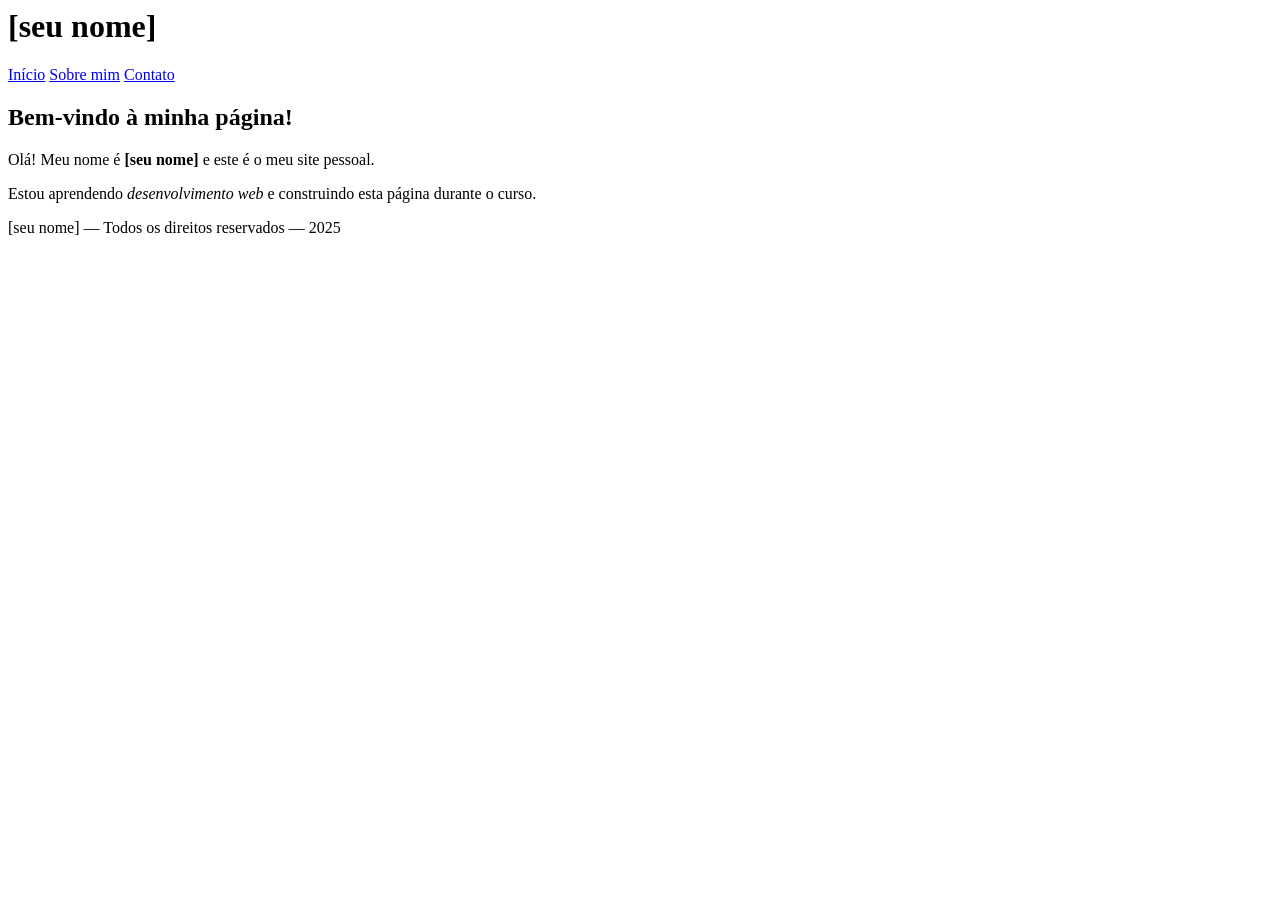
<file: index_aula_6.html>
<html>
<head>
<meta charset="UTF-8">
<title>Início — [seu nome]</title>
</head>
<body>

<header>
<h1>[seu nome]</h1>
</header>

<nav>
<a href="index.html">Início</a>
<a href="sobremim.html">Sobre mim</a>
<a href="contato.html">Contato</a>
</nav>

<section>
<h2>Bem-vindo à minha página!</h2>
<p>Olá! Meu nome é <b>[seu nome]</b>
e este é o meu site pessoal.</p>
<p>Estou aprendendo <i>desenvolvimento web</i>
e construindo esta página durante o curso.</p>
</section>

<footer>
<p>[seu nome] — Todos os direitos reservados — 2025</p>
</footer>

</body>
</html>
</file>
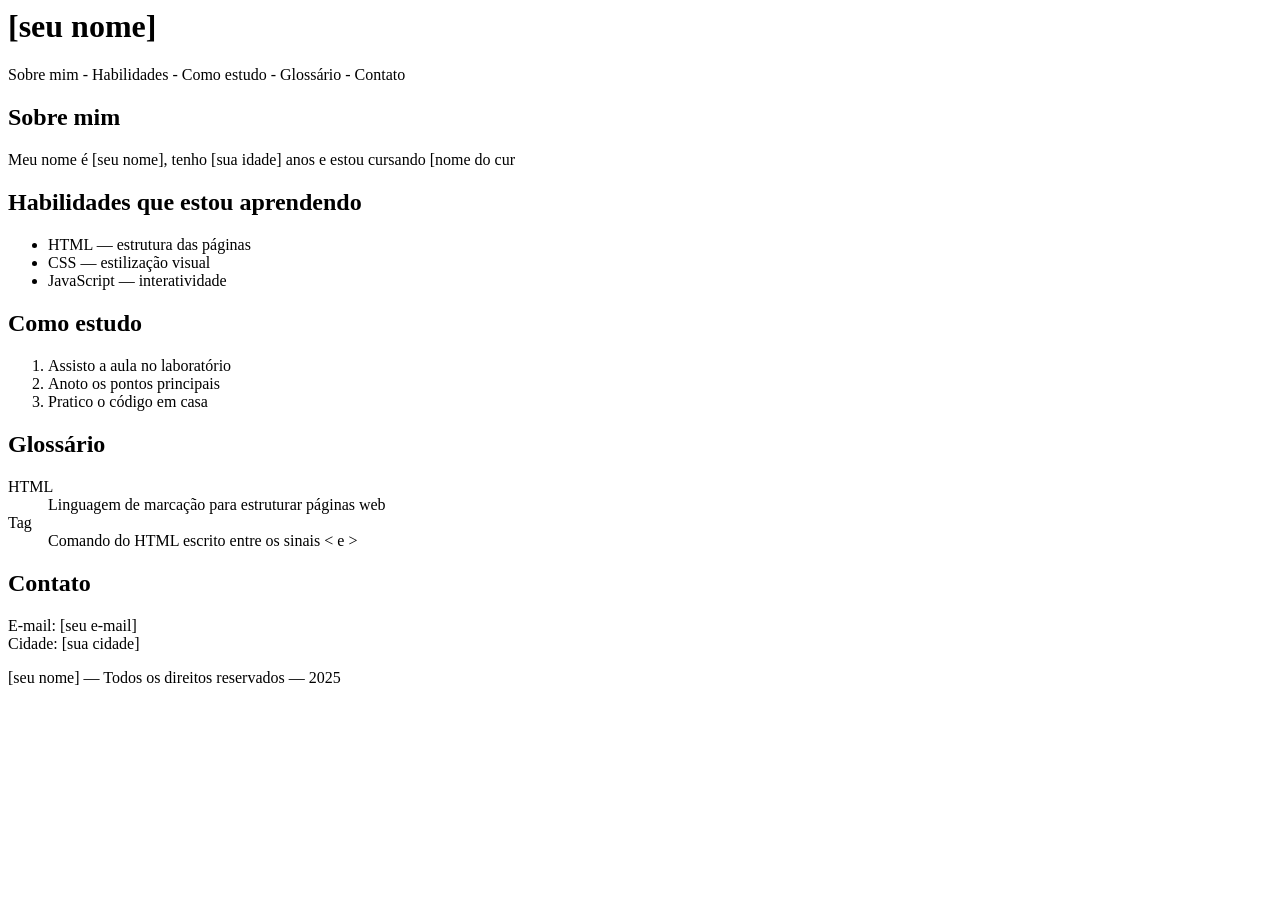
<file: index_aula_7.html>
<html>
<head>
<meta charset="UTF-8">
<title>[seu nome] — Página Pessoal</title>
</head>
<body>

<header><h1>[seu nome]</h1></header>

<nav>Sobre mim - Habilidades - Como estudo - Glossário - Contato</nav>

<section>
<h2>Sobre mim</h2>
<p>Meu nome é [seu nome], tenho [sua idade] anos e estou cursando [nome do cur
</section>

<section>
<h2>Habilidades que estou aprendendo</h2>
<ul>
<li>HTML — estrutura das páginas</li>
<li>CSS — estilização visual</li>
<li>JavaScript — interatividade</li>
</ul>
</section>

<section>
<h2>Como estudo</h2>
<ol>
<li>Assisto a aula no laboratório</li>
<li>Anoto os pontos principais</li>
<li>Pratico o código em casa</li>
</ol>
</section>

<section>
<h2>Glossário</h2>
<dl>
<dt>HTML</dt>
<dd>Linguagem de marcação para estruturar páginas web</dd>
<dt>Tag</dt>
<dd>Comando do HTML escrito entre os sinais < e ></dd>

</dl>
</section>

<section>
<h2>Contato</h2>
<p>E-mail: [seu e-mail]<br>Cidade: [sua cidade]</p>
</section>

<footer><p>[seu nome] — Todos os direitos reservados — 2025</p></footer>

</body></html>
</file>
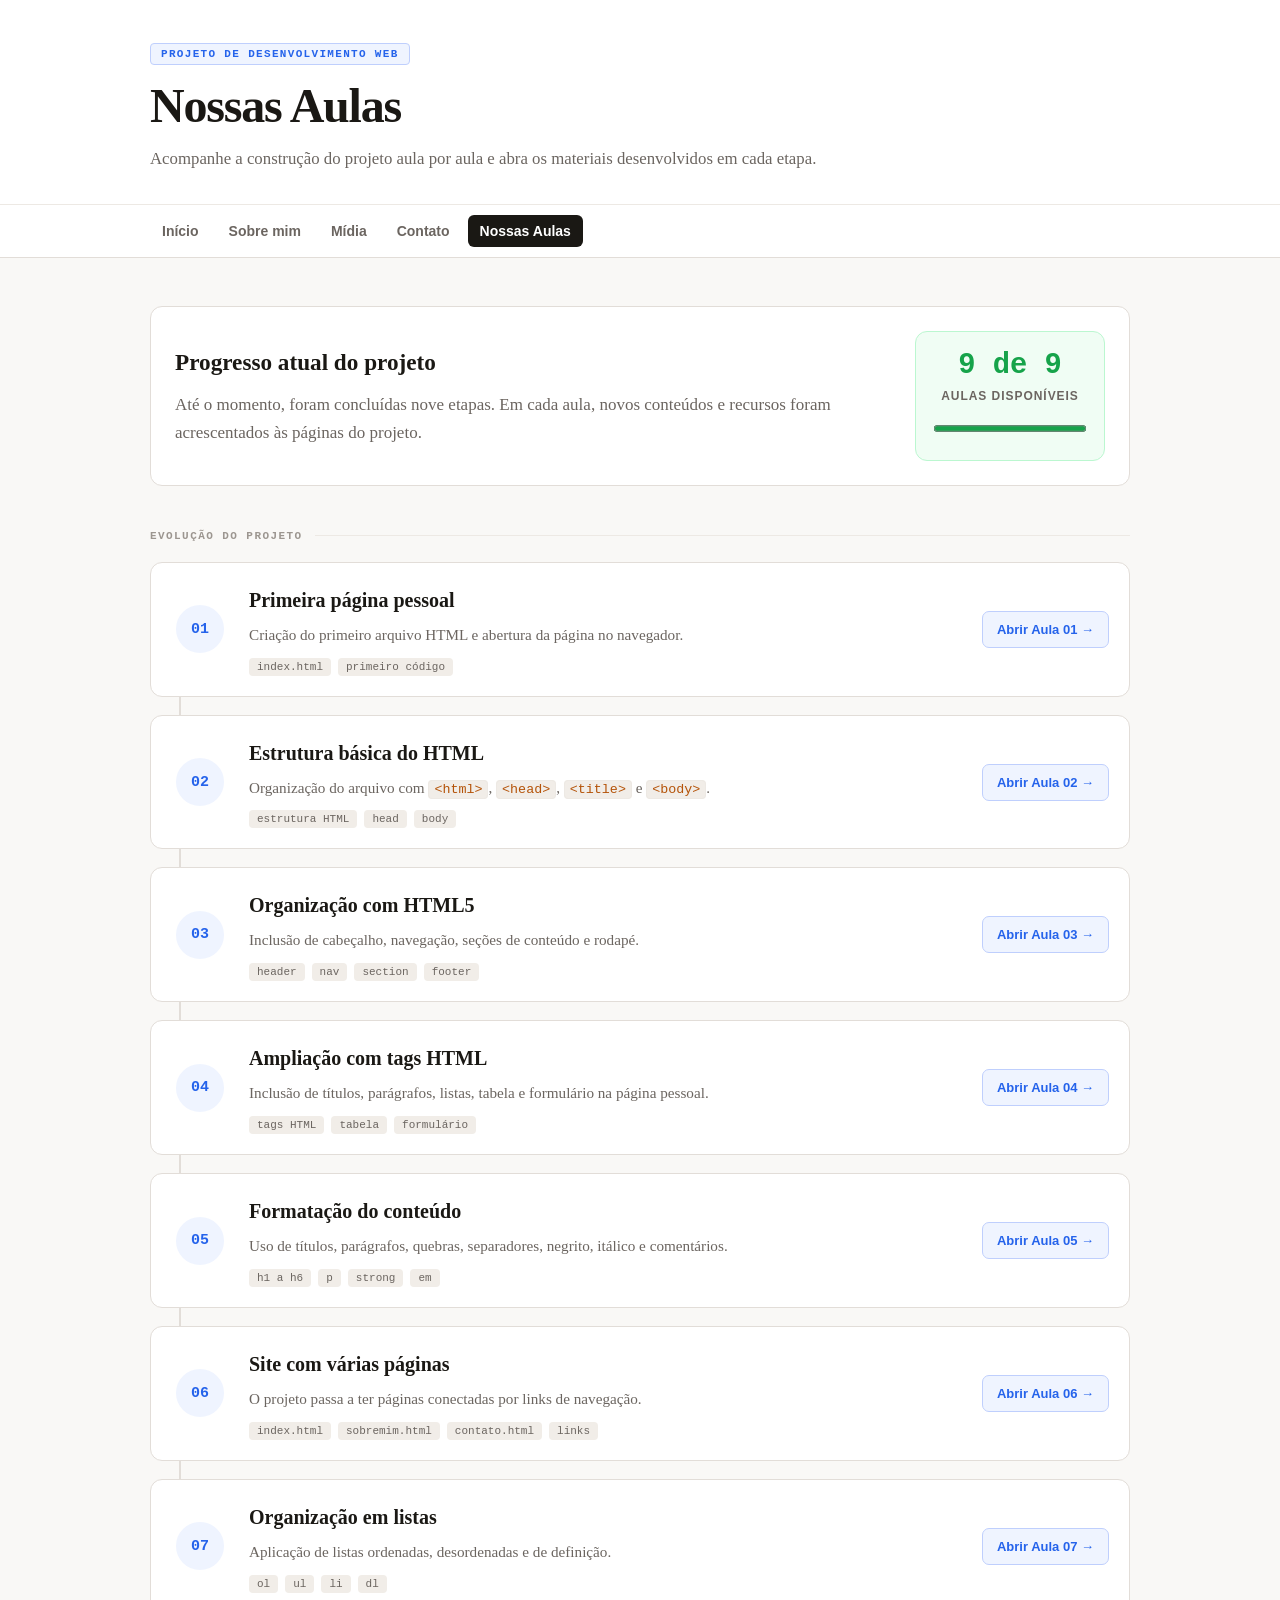
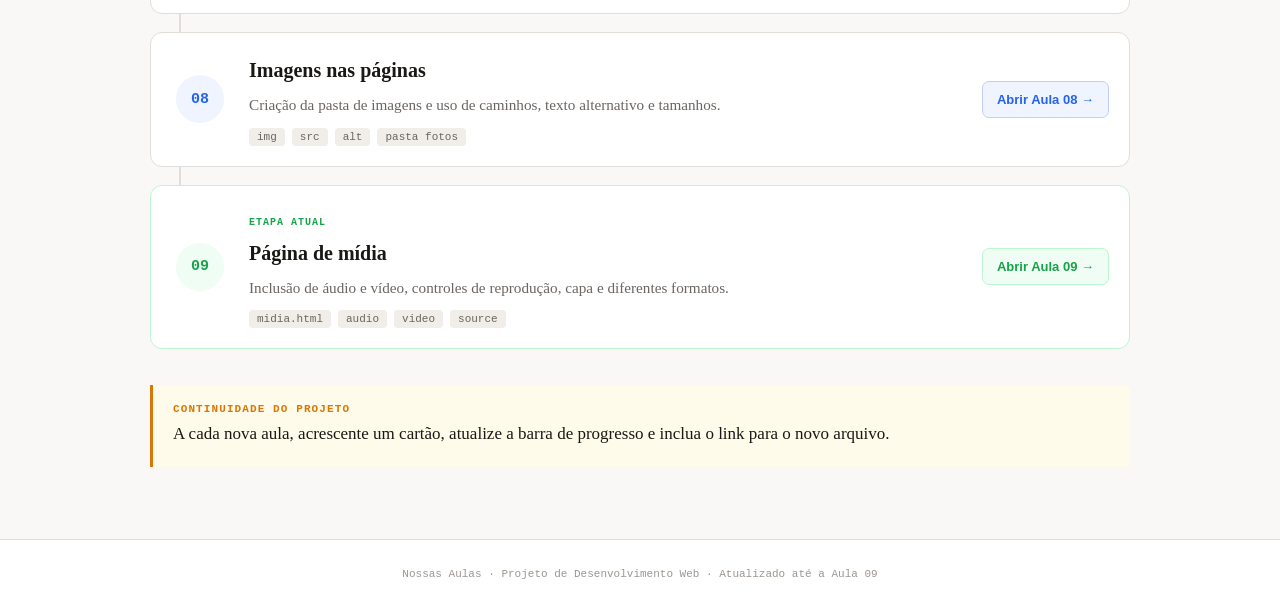
<file: nossas_aulas.html>
<!DOCTYPE html>
<html lang="pt-BR">
<head>
<meta charset="UTF-8">
<meta name="viewport" content="width=device-width, initial-scale=1.0">
<title>Nossas Aulas — Progresso do Projeto</title>
<style>
:root{--bg:#f9f8f6;--surface:#fff;--border:#e2ddd8;--soft:#ede9e4;--text:#1a1814;--muted:#6b6560;--light:#9c9690;--accent:#2563eb;--accent-soft:#eff4ff;--accent-border:#bfcffd;--green:#16a34a;--green-soft:#f0fdf4;--green-border:#bbf7d0;--amber:#d97706;--amber-soft:#fffbeb;--tag:#f1ede8;--radius:12px}
*{box-sizing:border-box;margin:0;padding:0}html{scroll-behavior:smooth}body{font-family:Georgia,"Times New Roman",serif;background:var(--bg);color:var(--text);line-height:1.7;font-size:17px}.site-header{background:var(--surface);border-bottom:1px solid var(--border)}.inner,.main,.footer-inner{width:min(100% - 40px,980px);margin:auto}.header-top{padding:38px 0 30px}.label{display:inline-block;margin-bottom:13px;padding:4px 10px;border:1px solid var(--accent-border);border-radius:4px;background:var(--accent-soft);color:var(--accent);font:700 11px "Courier New",monospace;letter-spacing:.12em;text-transform:uppercase}h1{font-size:clamp(2rem,5vw,3rem);line-height:1.15;letter-spacing:-.025em;margin-bottom:12px}.subtitle{max-width:700px;color:var(--muted);font-size:1.05rem}nav{border-top:1px solid var(--soft)}.menu{width:min(100% - 40px,980px);margin:auto;display:flex;gap:6px;list-style:none;padding:10px 0;overflow-x:auto}.menu a{display:block;white-space:nowrap;padding:8px 12px;border-radius:6px;color:var(--muted);font:700 14px Arial,sans-serif;text-decoration:none}.menu a:hover,.menu a:focus{background:var(--accent-soft);color:var(--accent)}.menu a[aria-current=page]{background:var(--text);color:#fff}.main{padding:48px 0 72px}.intro{display:grid;grid-template-columns:1fr auto;gap:28px;align-items:center;margin-bottom:42px;padding:24px;border:1px solid var(--border);border-radius:var(--radius);background:var(--surface)}.intro h2{font-size:1.45rem;margin-bottom:8px}.intro p{color:var(--muted)}.progress-card{min-width:190px;padding:18px;border:1px solid var(--green-border);border-radius:var(--radius);background:var(--green-soft);text-align:center}.progress-number{display:block;color:var(--green);font:700 1.8rem "Courier New",monospace;line-height:1.1}.progress-label{color:var(--muted);font:700 12px Arial,sans-serif;text-transform:uppercase;letter-spacing:.08em}progress{width:100%;height:13px;margin-top:12px;accent-color:var(--green)}.section-label{display:flex;align-items:center;gap:12px;margin:44px 0 20px;color:var(--light);font:700 11px "Courier New",monospace;letter-spacing:.13em;text-transform:uppercase}.section-label:after{content:"";flex:1;height:1px;background:var(--soft)}.timeline{position:relative;display:grid;gap:18px}.timeline:before{content:"";position:absolute;left:29px;top:32px;bottom:32px;width:2px;background:var(--border)}.lesson{position:relative;display:grid;grid-template-columns:60px 1fr auto;gap:18px;align-items:center;min-height:132px;padding:20px;border:1px solid var(--border);border-radius:var(--radius);background:var(--surface);transition:.18s}.lesson:hover{transform:translateY(-2px);border-color:var(--accent-border);box-shadow:0 10px 25px rgba(0,0,0,.06)}.num{position:relative;z-index:1;width:58px;height:58px;display:flex;align-items:center;justify-content:center;border:5px solid var(--surface);border-radius:50%;background:var(--accent-soft);color:var(--accent);font:700 15px "Courier New",monospace}.lesson h2{font-size:1.25rem;margin-bottom:5px}.lesson p{color:var(--muted);font-size:.95rem;margin-bottom:10px}.tags{display:flex;flex-wrap:wrap;gap:7px}.tag{padding:3px 8px;border-radius:4px;background:var(--tag);color:var(--muted);font:11px "Courier New",monospace}.open{display:inline-flex;align-items:center;padding:10px 14px;border:1px solid var(--accent-border);border-radius:7px;background:var(--accent-soft);color:var(--accent);font:700 13px Arial,sans-serif;text-decoration:none;white-space:nowrap}.open:hover,.open:focus{background:var(--accent);color:#fff}.current{border-color:var(--green-border)}.current .num{background:var(--green-soft);color:var(--green)}.current .open{border-color:var(--green-border);background:var(--green-soft);color:var(--green)}.current .open:hover{background:var(--green);color:#fff}.status{display:inline-block;margin-bottom:8px;color:var(--green);font:700 10px "Courier New",monospace;letter-spacing:.1em;text-transform:uppercase}.notice{margin-top:36px;padding:18px 20px;border-left:3px solid var(--amber);border-radius:0 7px 7px 0;background:var(--amber-soft)}.notice strong{display:block;margin-bottom:5px;color:var(--amber);font:700 11px "Courier New",monospace;letter-spacing:.1em;text-transform:uppercase}code{padding:1px 5px;border:1px solid var(--soft);border-radius:4px;background:var(--tag);color:#b45309;font: .88em "Courier New",monospace}.site-footer{border-top:1px solid var(--border);background:var(--surface)}.footer-inner{padding:28px 0;color:var(--light);font:11px "Courier New",monospace;text-align:center}@media(max-width:760px){.intro{grid-template-columns:1fr}.progress-card{min-width:0}.lesson{grid-template-columns:54px 1fr}.num{width:52px;height:52px}.open{grid-column:2;justify-self:start}.timeline:before{left:26px}}@media(max-width:480px){.inner,.main,.footer-inner,.menu{width:min(100% - 28px,980px)}.main{padding-top:34px}.lesson{grid-template-columns:1fr;padding:18px}.num{width:46px;height:46px;border:0}.timeline:before{display:none}.open{grid-column:auto}}
</style>
</head>
<body>
<header class="site-header">
<div class="inner header-top"><span class="label">Projeto de Desenvolvimento Web</span><h1>Nossas Aulas</h1><p class="subtitle">Acompanhe a construção do projeto aula por aula e abra os materiais desenvolvidos em cada etapa.</p></div>
<nav aria-label="Navegação principal">
<ul class="menu">
    <li><a href="index.html">Início</a></li>
    <li><a href="sobremim.html">Sobre mim</a></li>
    <li><a href="midia.html">Mídia</a></li>
    <li><a href="contato.html">Contato</a></li>
    <li><a href="nossas-aulas.html" aria-current="page">Nossas Aulas</a></li>
</ul>
</nav>
</header>
<main class="main">
<section class="intro"><div><h2>Progresso atual do projeto</h2><p>Até o momento, foram concluídas nove etapas. Em cada aula, novos conteúdos e recursos foram acrescentados às páginas do projeto.</p></div><div class="progress-card"><span class="progress-number">9 de 9</span><span class="progress-label">aulas disponíveis</span><progress value="9" max="9">9 de 9</progress></div></section>
<div class="section-label">Evolução do projeto</div>
<section class="timeline" aria-label="Progresso das aulas">
<article class="lesson"><div class="num">01</div><div><h2>Primeira página pessoal</h2><p>Criação do primeiro arquivo HTML e abertura da página no navegador.</p><div class="tags"><span class="tag">index.html</span><span class="tag">primeiro código</span></div></div><a class="open" href="aula01.html">Abrir Aula 01 →</a></article>
<article class="lesson"><div class="num">02</div><div><h2>Estrutura básica do HTML</h2><p>Organização do arquivo com <code>&lt;html&gt;</code>, <code>&lt;head&gt;</code>, <code>&lt;title&gt;</code> e <code>&lt;body&gt;</code>.</p><div class="tags"><span class="tag">estrutura HTML</span><span class="tag">head</span><span class="tag">body</span></div></div><a class="open" href="aula02.html">Abrir Aula 02 →</a></article>
<article class="lesson"><div class="num">03</div><div><h2>Organização com HTML5</h2><p>Inclusão de cabeçalho, navegação, seções de conteúdo e rodapé.</p><div class="tags"><span class="tag">header</span><span class="tag">nav</span><span class="tag">section</span><span class="tag">footer</span></div></div><a class="open" href="aula03.html">Abrir Aula 03 →</a></article>
<article class="lesson"><div class="num">04</div><div><h2>Ampliação com tags HTML</h2><p>Inclusão de títulos, parágrafos, listas, tabela e formulário na página pessoal.</p><div class="tags"><span class="tag">tags HTML</span><span class="tag">tabela</span><span class="tag">formulário</span></div></div><a class="open" href="aula04.html">Abrir Aula 04 →</a></article>
<article class="lesson"><div class="num">05</div><div><h2>Formatação do conteúdo</h2><p>Uso de títulos, parágrafos, quebras, separadores, negrito, itálico e comentários.</p><div class="tags"><span class="tag">h1 a h6</span><span class="tag">p</span><span class="tag">strong</span><span class="tag">em</span></div></div><a class="open" href="aula05.html">Abrir Aula 05 →</a></article>
<article class="lesson"><div class="num">06</div><div><h2>Site com várias páginas</h2><p>O projeto passa a ter páginas conectadas por links de navegação.</p><div class="tags"><span class="tag">index.html</span><span class="tag">sobremim.html</span><span class="tag">contato.html</span><span class="tag">links</span></div></div><a class="open" href="aula06.html">Abrir Aula 06 →</a></article>
<article class="lesson"><div class="num">07</div><div><h2>Organização em listas</h2><p>Aplicação de listas ordenadas, desordenadas e de definição.</p><div class="tags"><span class="tag">ol</span><span class="tag">ul</span><span class="tag">li</span><span class="tag">dl</span></div></div><a class="open" href="aula07.html">Abrir Aula 07 →</a></article>
<article class="lesson"><div class="num">08</div><div><h2>Imagens nas páginas</h2><p>Criação da pasta de imagens e uso de caminhos, texto alternativo e tamanhos.</p><div class="tags"><span class="tag">img</span><span class="tag">src</span><span class="tag">alt</span><span class="tag">pasta fotos</span></div></div><a class="open" href="aula08.html">Abrir Aula 08 →</a></article>
<article class="lesson current"><div class="num">09</div><div><span class="status">Etapa atual</span><h2>Página de mídia</h2><p>Inclusão de áudio e vídeo, controles de reprodução, capa e diferentes formatos.</p><div class="tags"><span class="tag">midia.html</span><span class="tag">audio</span><span class="tag">video</span><span class="tag">source</span></div></div><a class="open" href="aula09.html">Abrir Aula 09 →</a></article>
</section>
<aside class="notice"><strong>Continuidade do projeto</strong><p>A cada nova aula, acrescente um cartão, atualize a barra de progresso e inclua o link para o novo arquivo.</p></aside>
</main>
<footer class="site-footer"><div class="footer-inner">Nossas Aulas · Projeto de Desenvolvimento Web · Atualizado até a Aula 09</div></footer>
</body>
</html>
</file>
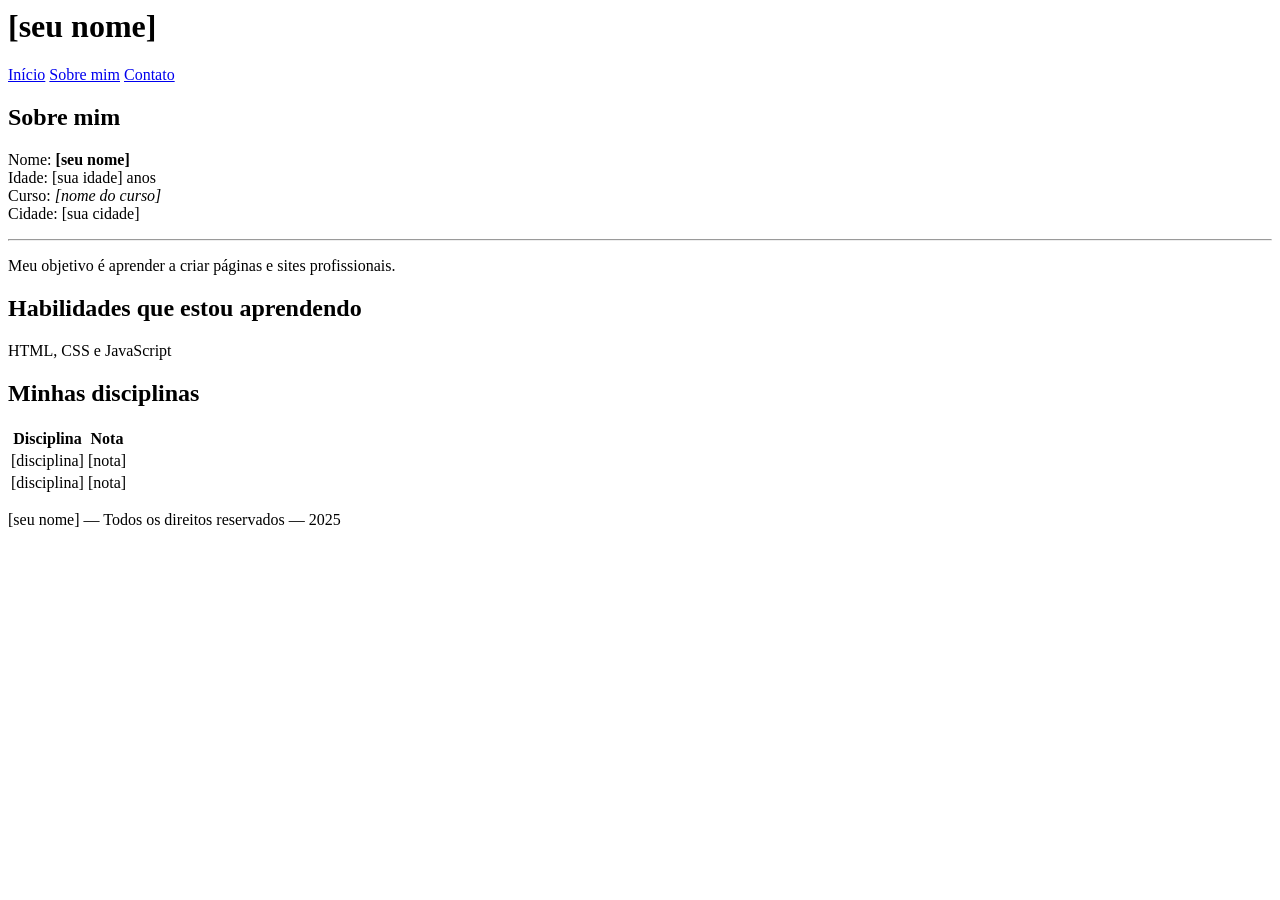
<file: sobremim_aula_6.html>
<html>
<head>
<meta charset="UTF-8">
<title>Sobre mim — [seu nome]</title>
</head>
<body>

<header>
<h1>[seu nome]</h1>
</header>

<nav>
<a href="index.html">Início</a>
<a href="sobremim.html">Sobre mim</a>
<a href="contato.html">Contato</a>
</nav>

<section>
<h2>Sobre mim</h2>
<p>
Nome: <b>[seu nome]</b><br>
Idade: [sua idade] anos<br>
Curso: <i>[nome do curso]</i><br>
Cidade: [sua cidade]
</p>
<hr>
<p>Meu objetivo é aprender a criar páginas e sites profissionais.</p>
</section>

<section>
<h2>Habilidades que estou aprendendo</h2>
<p>HTML, CSS e JavaScript</p>
</section>

<section>

<h2>Minhas disciplinas</h2>
<table>
<tr><th>Disciplina</th><th>Nota</th></tr>
<tr><td>[disciplina]</td><td>[nota]</td></tr>
<tr><td>[disciplina]</td><td>[nota]</td></tr>
</table>
</section>

<footer>
<p>[seu nome] — Todos os direitos reservados — 2025</p>
</footer>

</body>
</html>
</file>
